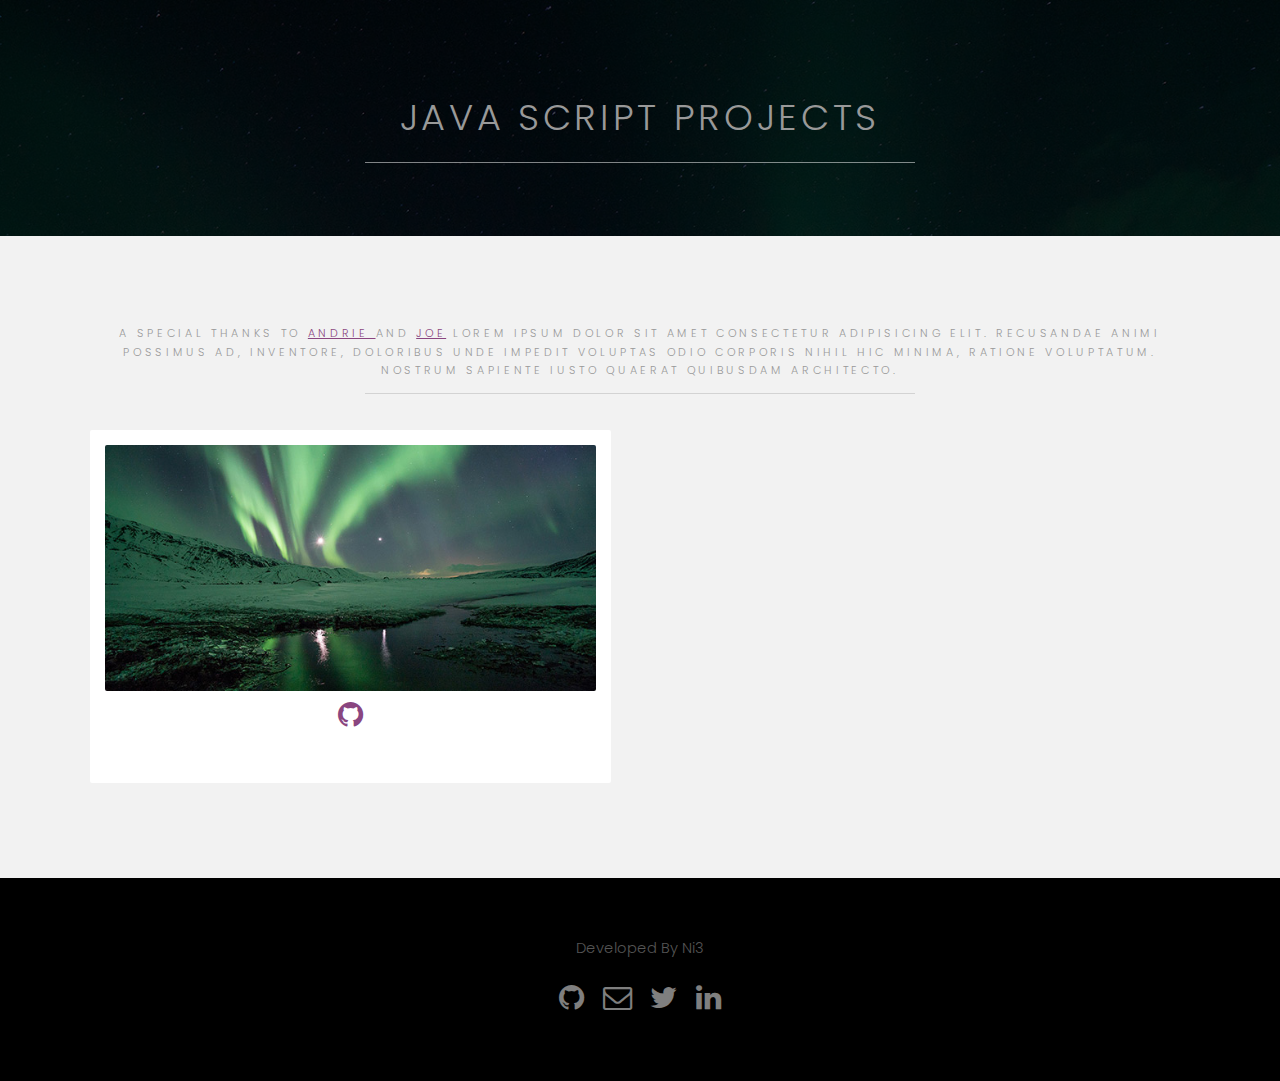
<file: index.html>
<!DOCTYPE HTML>
<!--
	Hielo by TEMPLATED
	templated.co @templatedco
	Released for free under the Creative Commons Attribution 3.0 license (templated.co/license)
-->
<html>

<head>
	<title>Hielo by TEMPLATED</title>
	<meta charset="utf-8" />
	<meta name="viewport" content="width=device-width, initial-scale=1" />
	<link rel="stylesheet" href="assets/css/main.css" />
</head>

<body>

	<!-- Header -->
	<!-- <header id="header" class="alt">
				<div class="logo"><a href="index.html">Hielo <span>by TEMPLATED</span></a></div>
				<a href="#menu">Menu</a>
			</header> -->

	<!-- Nav -->
	<!-- <nav id="menu">
		<ul class="links">
			<li><a href="index.html">Home</a></li>
			<li><a href="generic.html">Generic</a></li>
			<li><a href="elements.html">Elements</a></li>
		</ul>
	</nav> -->

	<!-- Banner -->

	<!-- <section class="banner full" >
                <a href = "Infinite-Scroll/index.html">
				<article>
					<img src="images/slide01.jpg" alt="" />
					<div class="inner">
						<header>
							<p>A free responsive web site template by <a href="https://templated.co">TEMPLATED</a></p>
							<h2>Hielo</h2>
						</header>
					</div>
				</article>
				<article>
					<img src="images/slide02.jpg" alt="" />
					<div class="inner">
						<header>
							<p>Lorem ipsum dolor sit amet nullam feugiat</p>
							<h2>Magna etiam</h2>
						</header>
					</div>
				</article>
				<article>
					<img src="images/slide03.jpg"  alt="" />
					<div class="inner">
						<header>
							<p>Sed cursus aliuam veroeros lorem ipsum nullam</p>
							<h2>Tempus dolor</h2>
						</header>
					</div>
				</article>
				<article>
					<img src="images/slide04.jpg"  alt="" />
					<div class="inner">
						<header>
							<p>Adipiscing lorem ipsum feugiat sed phasellus consequat</p>
							<h2>Etiam feugiat</h2>
						</header>
					</div>
				</article>
				<article>
					<img src="images/slide05.jpg"  alt="" />
					<div class="inner">
						<header>
							<p>Ipsum dolor sed magna veroeros lorem ipsum</p>
							<h2>Lorem adipiscing</h2>
						</header>
					</div>
                </article>
            </a>
			</section> -->


	<!-- One -->
	<!-- <section id="one" class="wrapper style2">
				<div class="inner">
					<div class="grid-style">

						<div>
							<div class="box">
								<div class="image fit">
									<img src="images/pic02.jpg" alt="" />
								</div>
								<div class="content">
									<header class="align-center">
										<p>maecenas sapien feugiat ex purus</p>
										<h2>Lorem ipsum dolor</h2>
									</header>
									<p> Cras aliquet urna ut sapien tincidunt, quis malesuada elit facilisis. Vestibulum sit amet tortor velit. Nam elementum nibh a libero pharetra elementum. Maecenas feugiat ex purus, quis volutpat lacus placerat malesuada.</p>
									<footer class="align-center">
										<a href="#" class="button alt">Learn More</a>
									</footer>
								</div>
							</div>
						</div>

						<div>
							<div class="box">
								<div class="image fit">
									<img src="images/pic03.jpg" alt="" />
								</div>
								<div class="content">
									<header class="align-center">
										<p>mattis elementum sapien pretium tellus</p>
										<h2>Vestibulum sit amet</h2>
									</header>
									<p> Cras aliquet urna ut sapien tincidunt, quis malesuada elit facilisis. Vestibulum sit amet tortor velit. Nam elementum nibh a libero pharetra elementum. Maecenas feugiat ex purus, quis volutpat lacus placerat malesuada.</p>
									<footer class="align-center">
										<a href="#" class="button alt">Learn More</a>
									</footer>
								</div>
							</div>
						</div>

					</div>
				</div>
			</section> -->

	<!-- Two -->
	<section id="two" class="wrapper style3">
		<div class="inner">
			<header class="align-center">
				<p>Java Script Projects</p>
				<h2></h2>
			</header>
		</div>
	</section>

	<!-- Three -->
	<section id="three" class="wrapper style2">
		<div class="inner">
			<header class="align-center">
				<p class="special">A Special Thanks to <a href="#">Andrie </a> and <a href="#">Joe</a> Lorem ipsum dolor
					sit amet consectetur adipisicing elit. Recusandae animi possimus ad, inventore, doloribus unde
					impedit voluptas odio corporis nihil hic minima, ratione voluptatum. Nostrum sapiente iusto quaerat
					quibusdam architecto.</p>
				<!-- <h2>Developed By Ni3</h2> -->
			</header>

			<div class="gallery">

				<div>
					<div class="image fit">
						<a href="#Live1"><img src="images/pic01.jpg" alt="" /></a>
						<ul class="icons">
							<li><a href="#Github1" class="icon fa-github"><span class="label">Github</span></a></li>
						</ul>
					</div>
				</div>

		
		</div>
	</section>


	<!-- Footer -->
	<footer id="footer">
		<div class="container">
			<h1>Developed By Ni3</h1>
			<ul class="icons">
				<li><a href="#" class="icon fa-github"><span class="label">Github</span></a></li>
				<li><a href="#" class="icon fa-envelope-o"><span class="label">Email</span></a></li>
				<li><a href="#" class="icon fa-twitter"><span class="label">Twitter</span></a></li>
				<!-- <li><a href="#" class="icon fa-facebook"><span class="label">Facebook</span></a></li>
				<li><a href="#" class="icon fa-instagram"><span class="label">Instagram</span></a></li> -->
				<li><a href="#" class="icon fa-linkedin"><span class="label">Linkedin</span></a></li>
			</ul>
		</div>
		<!-- <div class="copyright">
			&copy; Untitled. All rights reserved.
		</div> -->
	</footer>

	<!-- Scripts -->
	<script src="assets/js/jquery.min.js"></script>
	<script src="assets/js/jquery.scrollex.min.js"></script>
	<script src="assets/js/skel.min.js"></script>
	<script src="assets/js/util.js"></script>
	<script src="assets/js/main.js"></script>

</body>

</html>
</file>
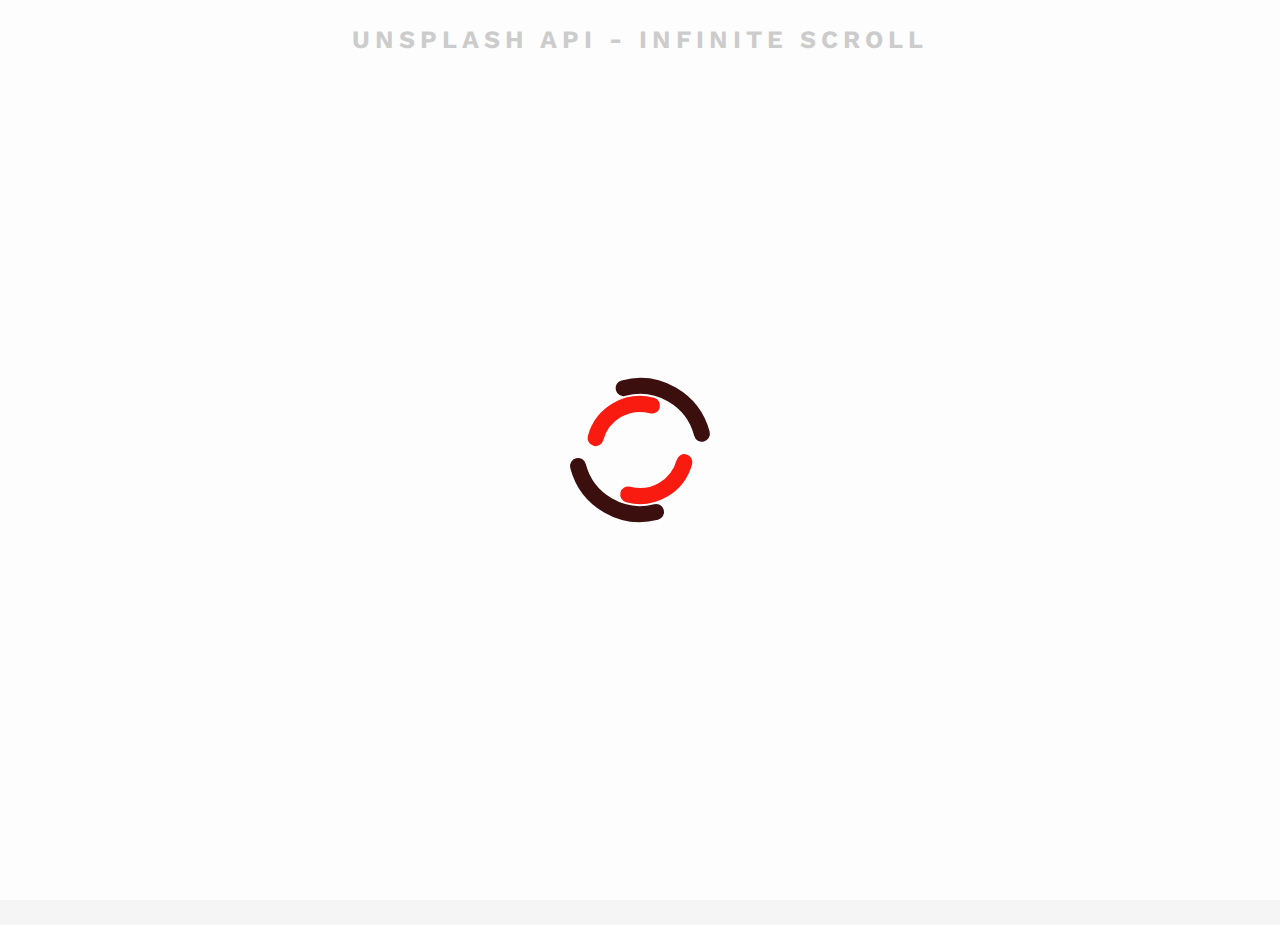
<file: Infinite-Scroll/index.html>
<!DOCTYPE html>
<html lang="en">
<head>
    <meta charset="UTF-8">
    <meta name="viewport" content="width=device-width, initial-scale=1.0">
    <title>Infinite Scroll</title>
    <link rel="icon" type="images/png" href="/resources/favi/favicon.ico">
    <link rel="stylesheet" href="https://cdnjs.cloudflare.com/ajax/libs/font-awesome/5.15.1/css/all.min.css"/>
    <link rel="stylesheet" href="style.css">
</head>
<body>
    <!-- Title -->
    <h1> UNSPLASH API - INFINITE SCROLL</h1>

    <!-- Loader  -->
    <div class="loader" id="loader" >
        <img src="resources/svg/loader.svg" alt="Loading">
    </div>
    <!-- Image Container  -->

    <div class="image-container" id="image-container">
    </div>

  <!-- Script  -->
  <script src = "script.js" ></script>

</body>
</html>
</file>
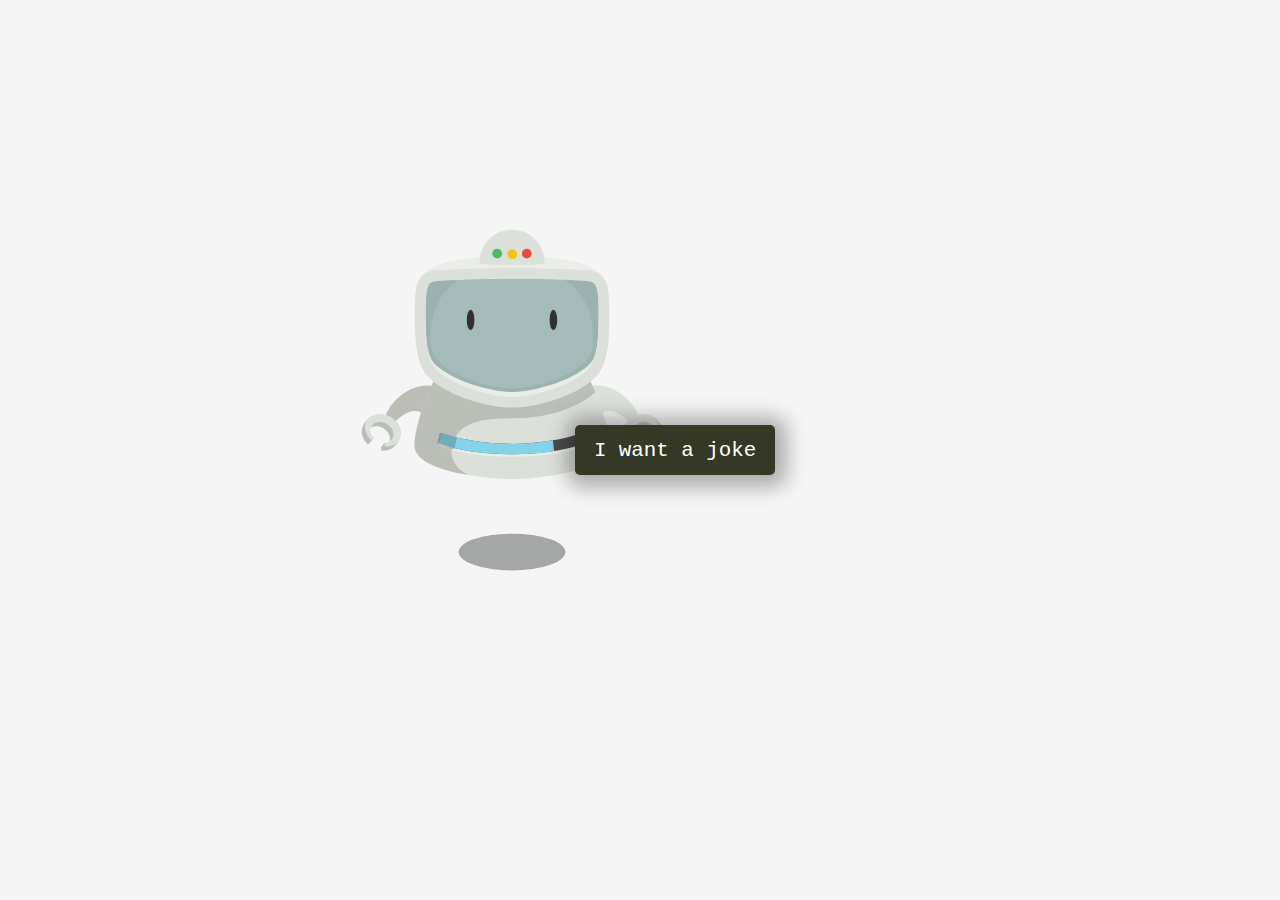
<file: Jobot- Joke Teller Robo/index.html>
<!DOCTYPE html>
<html lang="en">

<head>
    <meta charset="UTF-8">
    <meta name="viewport" content="width=device-width, initial-scale=1.0">
    <title>Jobot - Joke Robot</title>
    <link rel="icon" type="images/png" href="https://raw.githubusercontent.com/ni3silra/Quote-Generator/main/resources/favi/favicon.ico">
     <link rel="stylesheet" href="style.css">
</head>

<body>

    <div class="container">
        <button id="button">I want a joke</button>
        <audio hidden id="audio" controls></audio>
    </div>
<div class="robot"><svg version="1.1" xmlns="http://www.w3.org/2000/svg">
            <g id="hover">
                <ellipse id="shadow_2_" opacity="0.4" fill="#2C3332" cx="300" cy="703.375" rx="88.971" ry="30.625"></ellipse>
            </g>
            <g id="arms">
                <g id="left">
                    <path id="arm_1_" fill="#BABEB7" d="M183.975,430.936c-50.27-21.595-96.437,29.654-96.132,54.383
                c0.06,4.868,7.836,11.424,11.509,7.079c12.145-14.369,36.979-35.733,55.676-16.486
                C156.498,477.423,189.086,433.132,183.975,430.936z"></path>
                    <g id="hand_1_">
                        <path id="shadow" fill="#BABEB7" d="M63.712,520.545l5.657-7.071c0,0-11.453-8.997-9.402-12.554
                    c4.469-7.751,15.935-9.515,25.612-3.936c9.676,5.579,13.898,16.385,9.43,24.136c-1.736,3.013-7.363,0.091-7.363,0.091
                    l-5.657,7.071l0.058,6.027c8.473,0.83,16.454-1.564,21.692-6.847c1.235-1.245,6.329-7.287,7.229-8.85
                    c1.826-3.166-7.579-26.607-18.73-33.036c-8.361-4.82-31.172-5.074-31.172-5.074s-5.691,5.814-8.805,11.216
                    c-5.77,10.006-2.253,23.271,7.678,32.486L63.712,520.545z"></path>
                        <path id="top" fill="#DCE0DA" d="M69.37,513.474c-5.443-5.817-7.202-13.631-3.746-19.625c4.469-7.751,15.935-9.514,25.612-3.935
                    c9.676,5.578,13.899,16.385,9.43,24.135c-2.575,4.468-7.478,6.932-13.02,7.162l0.058,6.027
                    c10.471,1.026,20.192-2.873,24.911-11.06c6.976-12.099,0.385-28.965-14.719-37.673c-15.104-8.708-33.002-5.957-39.977,6.142
                    c-5.769,10.007-2.253,23.271,7.679,32.486L69.37,513.474z"></path>
                    </g>
                </g>
                <g id="right">
                    <path id="arm" fill="#DCE0DA" d="M416.025,430.936c50.27-21.595,96.437,29.654,96.131,54.383
                c-0.059,4.868-7.836,11.424-11.509,7.079c-12.145-14.369-36.979-35.733-55.676-16.486
                C443.502,477.423,410.914,433.132,416.025,430.936z"></path>
                    <g id="hand">
                        <path id="shadow_1_" fill="#BABEB7" d="M536.287,520.545l-5.656-7.071c0,0,11.453-8.997,9.402-12.554
                    c-4.469-7.751-15.936-9.515-25.612-3.936s-13.898,16.385-9.43,24.136c1.736,3.013,7.362,0.091,7.362,0.091l5.657,7.071
                    l-0.058,6.027c-8.474,0.83-16.455-1.564-21.692-6.847c-1.235-1.245-6.329-7.287-7.229-8.85
                    c-1.826-3.166,7.578-26.607,18.73-33.036c8.361-4.82,31.172-5.074,31.172-5.074s5.691,5.814,8.805,11.216
                    c5.77,10.006,2.253,23.271-7.678,32.486L536.287,520.545z"></path>
                        <path id="top_1_" fill="#DCE0DA" d="M530.631,513.474c5.443-5.817,7.201-13.631,3.745-19.625
                    c-4.469-7.751-15.935-9.514-25.612-3.935c-9.676,5.578-13.898,16.385-9.43,24.135c2.575,4.468,7.479,6.932,13.02,7.162
                    l-0.058,6.027c-10.472,1.026-20.192-2.873-24.911-11.06c-6.975-12.099-0.385-28.965,14.72-37.673s33.003-5.957,39.978,6.142
                    c5.769,10.007,2.252,23.271-7.68,32.486L530.631,513.474z"></path>
                    </g>
                </g>
            </g>
            <g id="body">
                <g id="chassie">
                    <g id="base">
                        <path fill="#DCE0DA" d="M137.424,525.622c0-47.887,60.669-219.342,162.576-219.342c101.907,0,162.576,171.854,162.576,219.342
                    c0,47.489-137.88,56.438-162.576,56.438C275.303,582.06,137.424,573.511,137.424,525.622z"></path>
                    </g>
                    <g id="highlight">
                        <defs>
                            <path id="SVGID_1_" d="M137.424,525.622c0-47.887,60.669-219.342,162.576-219.342c101.907,0,162.576,171.854,162.576,219.342
                        c0,47.489-137.88,56.438-162.576,56.438C275.303,582.06,137.424,573.511,137.424,525.622z"></path>
                        </defs>
                        <clipPath id="SVGID_2_">
                            <use xlink:href="#SVGID_1_" overflow="visible"></use>
                        </clipPath>
                        <path clip-path="url(#SVGID_2_)" fill="#BABEB7" d="M455.667,419c0,0-38.299,61.503-156.983,61.503
                    c-67.685,0-86.351,14.831-96.684,39.164S203.368,588,298.684,588s1.816,21.923,1.816,21.923s-198.833-42.589-198.833-43.589
                    s54.333-215,54.333-215L455.667,419z"></path>
                    </g>
                </g>
                <g id="progress-indicator">
                    <g id="divet">
                        <path id="highlight-bottom" fill="#EAECE8" d="M425.182,524.775l-4.682-21.211c0,0-48.18,19.563-120.34,19.563
                    s-120.82-19.079-120.82-19.079l-4.542,20.636c0,0,37.523,20.052,125.363,20.052S425.182,524.775,425.182,524.775z"></path>
                        <path id="divet-bottom" fill="#4C4C4C" d="M420.682,521.823l-4.514-16.654c0,0-46.447,17.959-116.014,17.959
                    c-69.566,0-116.477-17.551-116.477-17.551l-4.379,16.159c0,0,36.174,18.597,120.856,18.597
                    C384.837,540.333,420.682,521.823,420.682,521.823z"></path>
                        <polygon id="shadow-right_1_" fill="#BABEB7" points="416.168,505.169 420.5,503.564 425.182,524.775 420.682,521.823 			"></polygon>
                        <polygon id="shadow-left" fill="#8F918D" points="183.677,505.577 179.34,504.049 174.797,524.685 179.297,521.736 			"></polygon>
                        <path id="shadow-bottom" fill="#BABEB7" d="M204.738,530.305l-5.786,2.959c0,0-8.125-2.072-14.702-4.556
                    s-9.453-4.023-9.453-4.023l4.5-2.948c0,0,4.039,2.192,11.313,4.463S204.738,530.305,204.738,530.305z"></path>
                    </g>
                    <g id="completed">
                        <path id="blue" fill="#84D3E8" d="M300.154,523.128c-69.566,0-116.477-17.551-116.477-17.551l-4.379,16.159
                    c0,0,36.174,18.597,120.856,18.597c28.812,0,51.965-2.144,69.983-4.971l-1.808-18.073
                    C349.822,520.518,326.67,523.128,300.154,523.128z"></path>
                        <path id="blue-shadow" fill="#6DADBC" d="M208.568,512.712c-15.682-3.741-24.93-7.135-24.93-7.135l-4.437,16.159
                    c0,0,8.037,4.175,25.537,8.568C205.625,524.125,206,520.875,208.568,512.712z"></path>
                    </g>
                </g>
            </g>

            <g id="head">
                <g id="face">
                    <path id="screen-shadow" fill="#9AB2B0" d="M418.268,235.276C377.932,233.144,327.52,232,300.003,232
                c-27.517,0-77.766,1.144-118.102,3.276c-34.071,1.801-41.222,17.035-41.222,69.742s3.15,88.311,24.65,107.819
                c35.831,32.511,101.258,47.829,134.673,47.829c33.832,0,99.06-15.318,134.891-47.829c21.5-19.508,24.758-55.112,24.758-107.819
                S452.338,237.078,418.268,235.276z"></path>
                    <path id="screen" fill="#A4BCB9" d="M164.381,353.965c0,55.225,107.043,76.693,135.619,76.693
                c28.576,0,135.618-21.469,135.618-76.693c0-100.027-60.717-123.293-135.618-123.293
                C225.101,230.671,164.381,253.938,164.381,353.965z"></path>
                    <path id="case_x5F_shadow" fill="#EAECE8" d="M300,239c27.54,0,78.739,1.16,119.383,3.309c15.837,0.837,18.06,4.715,19.388,7.032
                c5.026,8.771,5.671,29.167,5.671,45.955c0,49.954-0.156,81.738-16.287,96.374c-31.639,28.708-96.014,44.997-128.154,44.997
                c-32.048,0-95.295-16.289-126.934-44.997c-16.039-14.552-17.176-46.356-17.176-96.374c0-16.825,0.638-37.258,5.614-46
                c1.395-2.45,3.503-6.153,19.279-6.987C221.426,240.16,272.541,239,300,239 M300,210.5c-80.5,0-160.11,7.167-160.11,60.795
                S141.095,385.151,162.971,405C199.429,438.08,266,453.666,300,453.666c34.424,0,100.792-15.586,137.25-48.666
                c21.876-19.849,23.191-80.076,23.191-133.705S380.5,210.5,300,210.5z"></path>
                    <path id="case" fill="#DCE0DA" d="M300,248c27.54,0,78.739,1.16,119.383,3.309c15.837,0.837,18.06,4.715,19.388,7.032
                c5.026,8.771,5.671,29.167,5.671,45.955c0,49.954-3.156,81.738-19.287,96.374c-31.639,28.708-93.014,43.997-125.154,43.997
                c-32.048,0-93.295-15.289-124.934-43.997c-16.039-14.552-19.176-46.356-19.176-96.374c0-16.825,0.638-37.258,5.614-46
                c1.395-2.45,3.503-6.153,19.279-6.987C221.426,249.16,272.541,248,300,248 M300,230c-27.999,0-79.126,1.164-120.167,3.333
                c-34.667,1.833-41.943,17.333-41.943,70.962s3.205,89.856,25.081,109.705C199.429,447.08,266,462.666,300,462.666
                c34.424,0,100.792-15.586,137.25-48.666c21.876-19.849,25.191-56.076,25.191-109.705s-7.441-69.129-42.108-70.962
                C379.292,231.164,327.998,230,300,230L300,230z"></path>
                </g>
                <g id="eyes">
                    <ellipse id="left_1_" fill="#2C3332" cx="231" cy="316.667" rx="6.333" ry="17"></ellipse>
                    <ellipse id="right_1_" fill="#2C3332" cx="369" cy="316.667" rx="6.334" ry="17"></ellipse>
                </g>
                <g id="indicators">
                    <path id="mount" fill="#DCE0DA" d="M354.333,220.333c0-29.916-24.252-54.167-54.167-54.167c-29.916,0-54.167,24.251-54.167,54.167
                c0,4.667,24.251,4.667,54.167,4.667C330.081,225,354.333,225,354.333,220.333z"></path>
                    <g id="leds">
                        <circle id="yellow" fill="#F0C419" cx="300.418" cy="207" r="8.084"></circle>
                        <circle id="red" fill="#E64C3C" cx="324.67" cy="206" r="8.084"></circle>
                        <circle id="green" fill="#4EBA64" cx="275.33" cy="206" r="8.083"></circle>
                    </g>
                </g>
            </g>
        </svg></div> 

    <script src="voice.js"></script>
    <script src="script.js"></script>
</body>

</html>
</file>
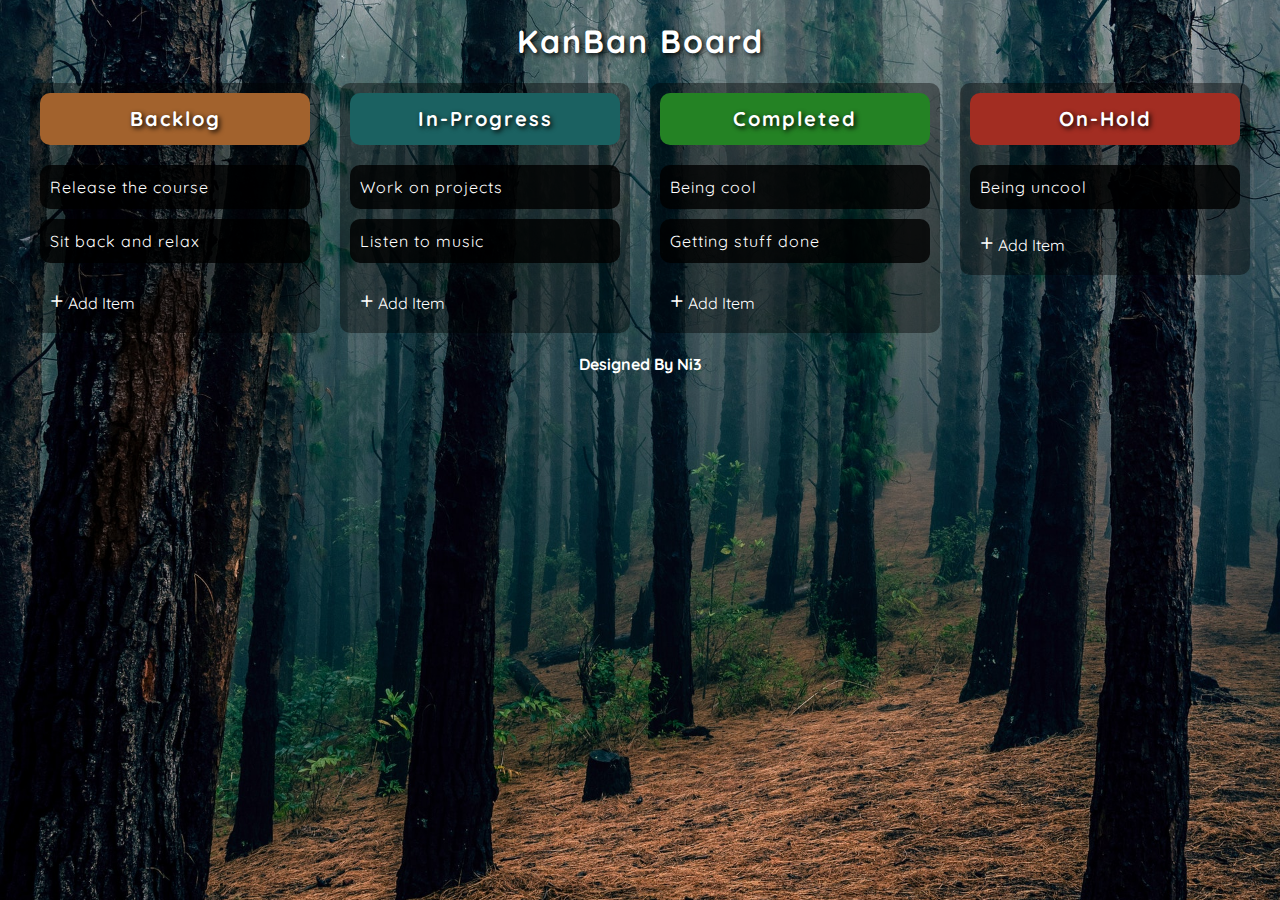
<file: KanBan Board/index.html>
<!DOCTYPE html>
<html lang="en">

<head>
    <meta charset="UTF-8">
    <meta name="viewport" content="width=device-width, initial-scale=1.0">
    <title>Drag and Drop</title>
    <link rel="icon" type="image/png" href="favicon.png">
    <link rel="stylesheet" href="style.css">
</head>

<body>
    <h1 class="main-title">KanBan Board</h1>

    <div class="drag-container">
        <ul class="drag-list">
            <!-- BackLog Column -->
            <li class="drag-column backlog-column">
                <span class="header">
                    <h1>Backlog</h1>
                </span>
                <!-- BackLog Content -->
                <div id="backlog-content" class="custom-scroll">
                    <ul class="drag-item-list" id="backlog-list" ondrop="drop(event)" ondragover="allowDrop(event)"
                        ondragenter="onDragEnter(0)">
                    </ul>
                </div>
                <!-- Add Button Group -->
                <div class="add-btn-group">
                    <div class="add-btn" onclick="showInputBox(0)">
                        <span class="plus-sign">+</span>
                        <span>Add Item</span>
                    </div>
                    <div class="add-btn solid" onclick="hideInputBox(0)">
                        <span>Save Item</span>
                    </div>
                </div>
                <div class="add-container">
                    <div class="add-item" contenteditable="true"></div>
                </div>
            </li>

            <!-- Progress Column -->
            <li class="drag-column progress-column">
                <span class="header">
                    <h1>In-Progress</h1>
                </span>
                <!-- Progress Content -->
                <div id="progress-content" class="custom-scroll">
                    <ul class="drag-item-list" id="progress-list" ondrop="drop(event)" ondragover="allowDrop(event)"
                        ondragenter="onDragEnter(1)">

                    </ul>
                </div>
                <!-- Add Button Group -->
                <div class="add-btn-group">
                    <div class="add-btn" onclick="showInputBox(1)">
                        <span class="plus-sign">+</span>
                        <span>Add Item</span>
                    </div>
                    <div class="add-btn solid" onclick="hideInputBox(1)">
                        <span>Save Item</span>
                    </div>
                </div>
                <div class="add-container">
                    <div class="add-item" contenteditable="true"></div>
                </div>
            </li>

            <!--Complete Column -->
            <li class="drag-column complete-column">
                <span class="header">
                    <h1>Completed</h1>
                </span>
                <!-- Complete Content -->
                <div id="complete-content" class="custom-scroll">
                    <ul class="drag-item-list" id="complete-list" ondrop="drop(event)" ondragover="allowDrop(event)"
                        ondragenter="onDragEnter(2)">

                    </ul>
                </div>
                <!-- Add Button Group -->
                <div class="add-btn-group">
                    <div class="add-btn" onclick="showInputBox(2)">
                        <span class="plus-sign">+</span>
                        <span class="">Add Item</span>
                    </div>
                    <div class="add-btn solid" onclick="hideInputBox(2)">
                        <span>Save Item</span>
                    </div>
                </div>
                <div class="add-container">
                    <div class="add-item" contenteditable="true"></div>
                </div>
            </li>

            <!-- on-hold Column -->
            <li class="drag-column on-hold-column">
                <span class="header">
                    <h1>On-Hold</h1>
                </span>
                <!-- on-hold Content -->
                <div id="on-hold-content" class="custom-scroll">
                    <ul class="drag-item-list" id="on-hold-list" ondrop="drop(event)" ondragover="allowDrop(event)"
                        ondragenter="onDragEnter(3)">
                        ]
                    </ul>
                </div>
                <!-- Add Button Group -->
                <div class="add-btn-group">
                    <div class="add-btn" onclick="showInputBox(3)">
                        <span class="plus-sign">+</span>
                        <span>Add Item</span>
                    </div>
                    <div class="add-btn solid" onclick="hideInputBox(3)">
                        <span>Save Item</span>
                    </div>
                </div>
                <div class="add-container">
                    <div class="add-item" contenteditable="true"></div>
                </div>
            </li>
        </ul>
    </div>



    <div class="footer" style="transform-origin: bottom;">
        <h4 class="footer-title" style="align-items: stretch;">Designed By Ni3</h4>
      </div>
   



    <!-- Script -->
    <script src="script.js"></script>
</body>

</html>
</file>
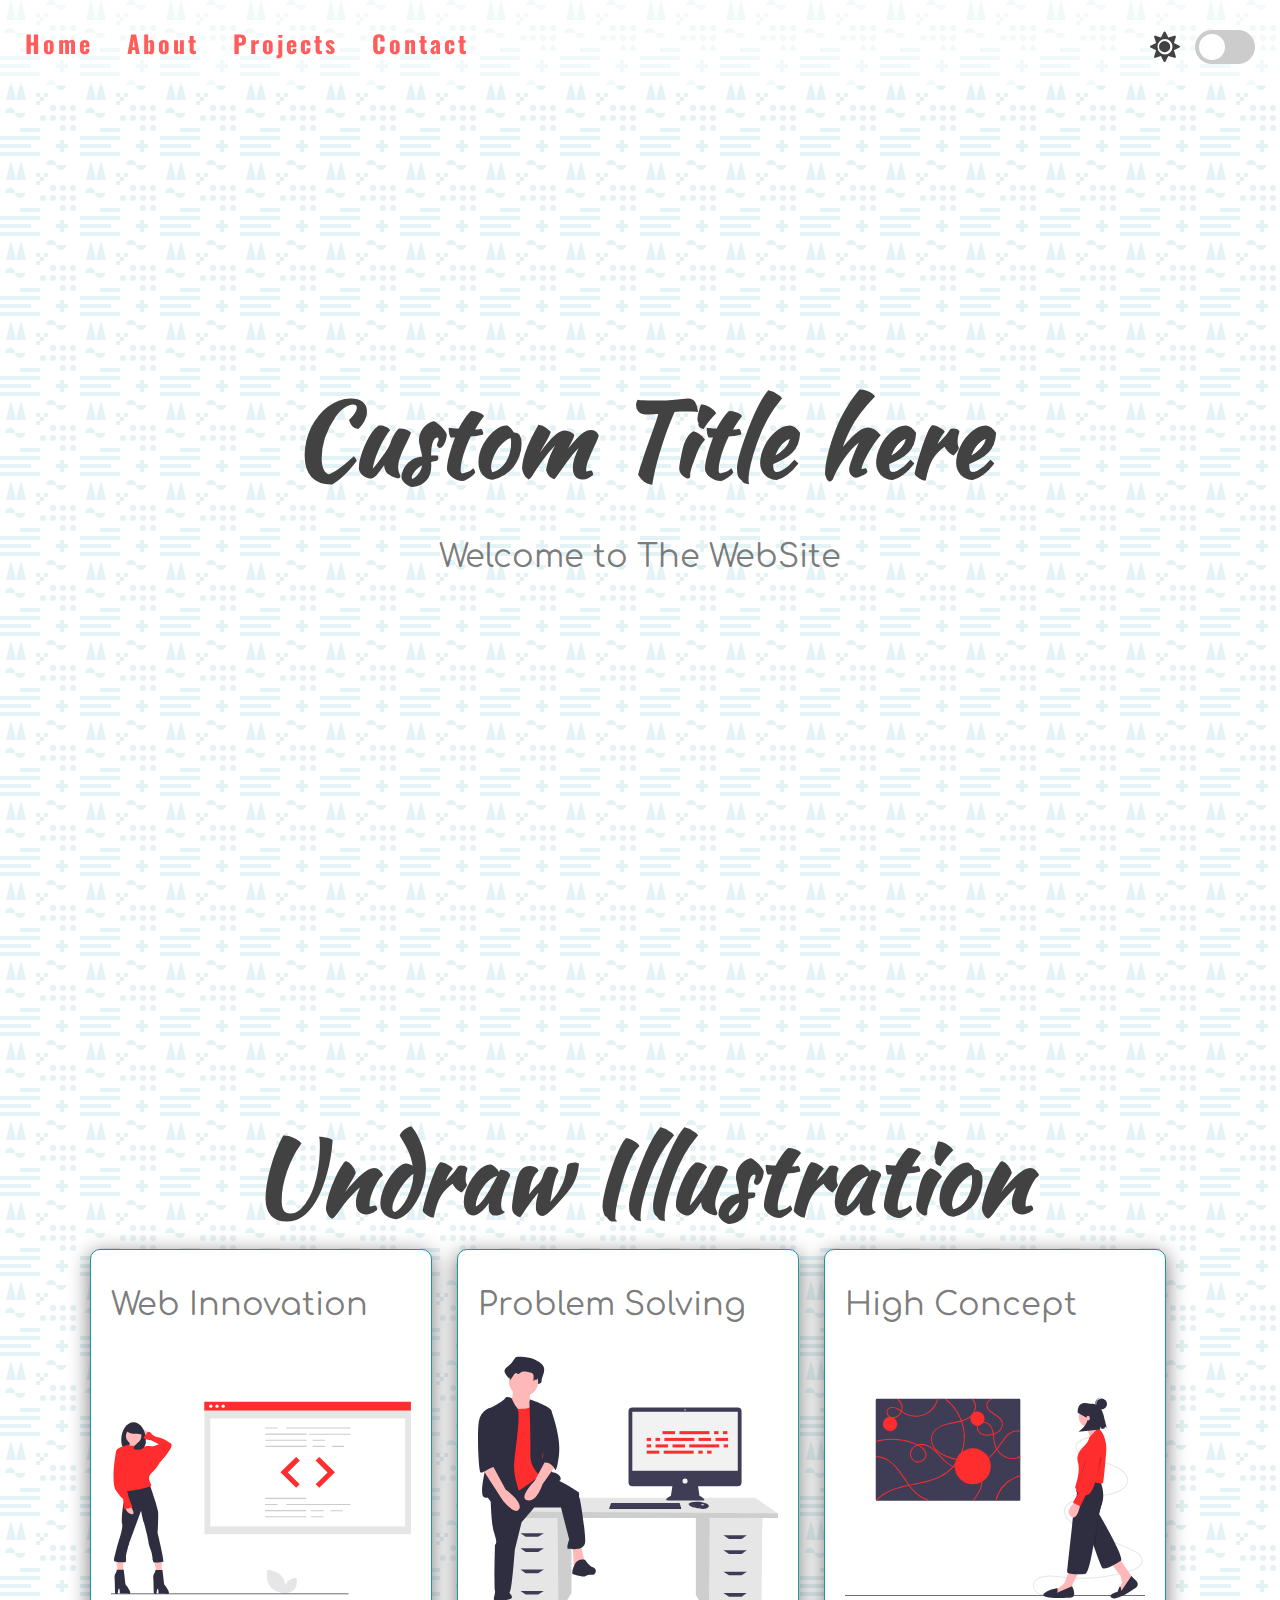
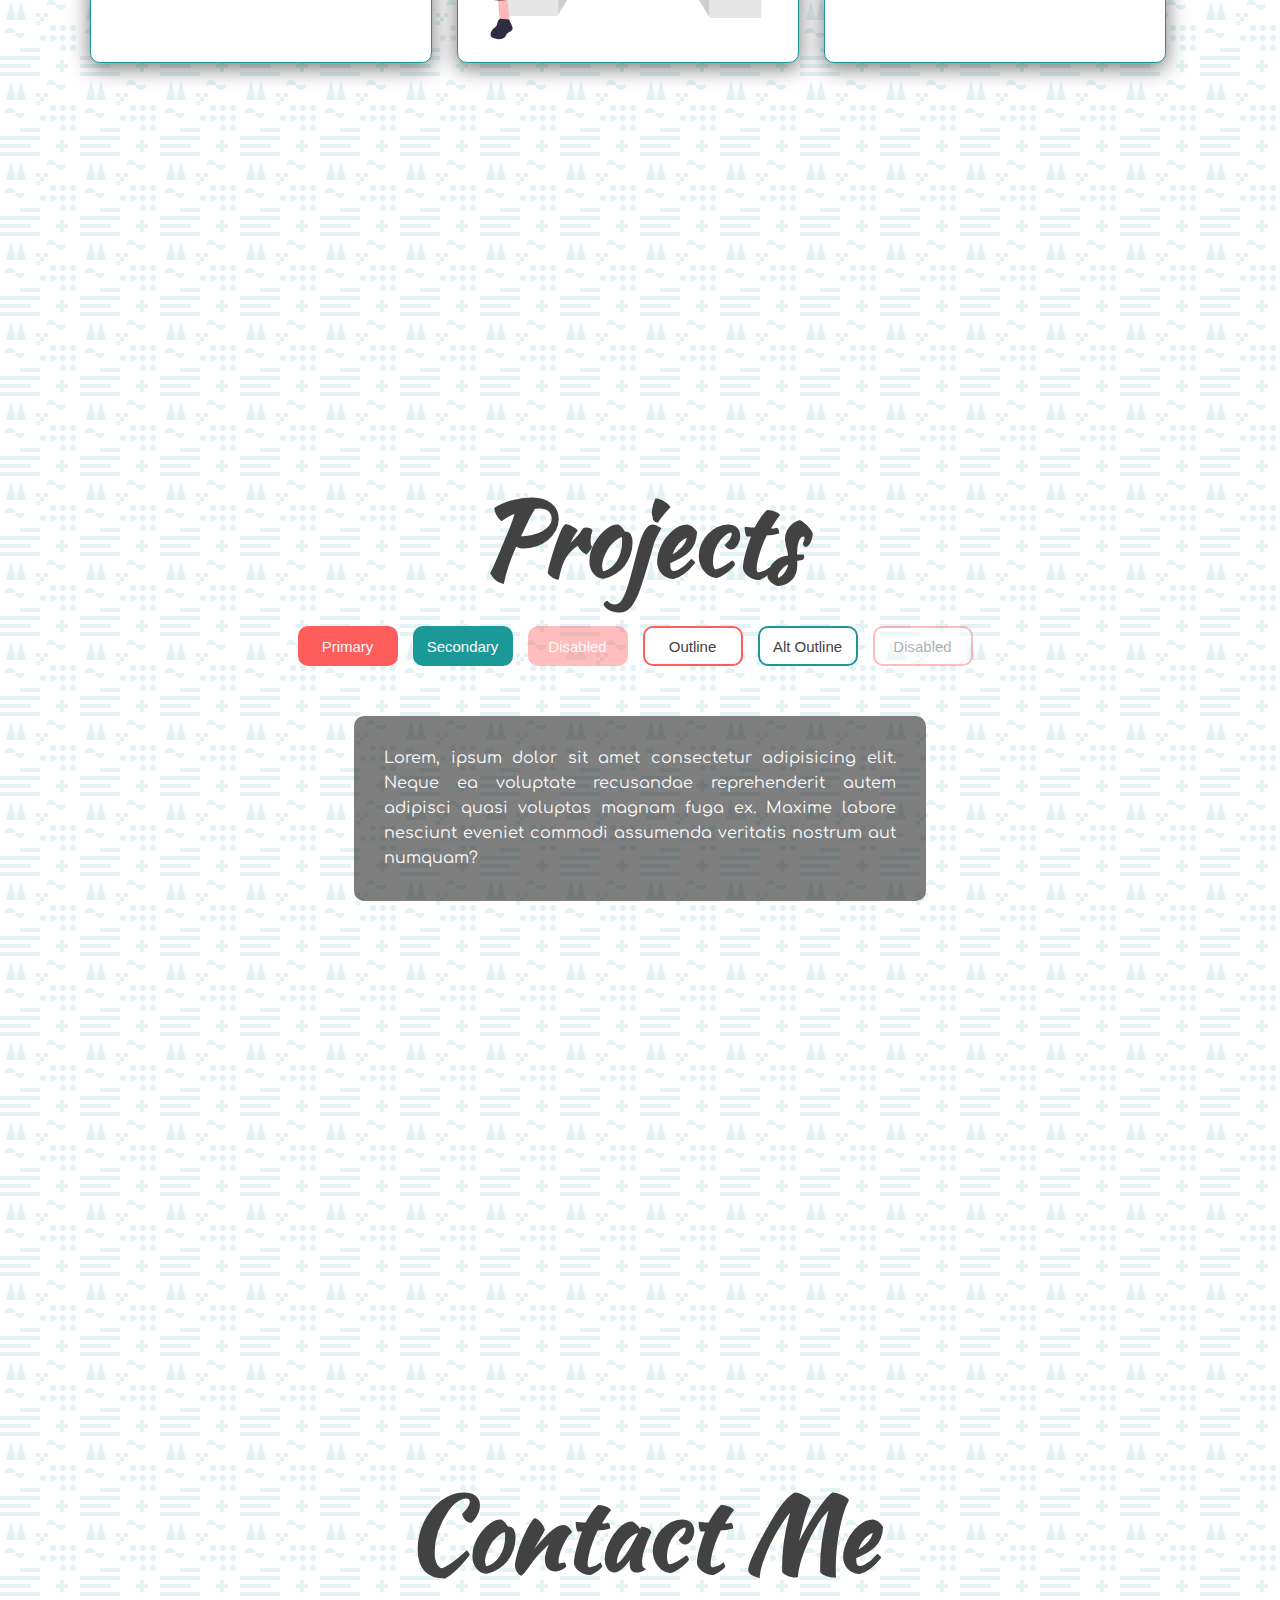
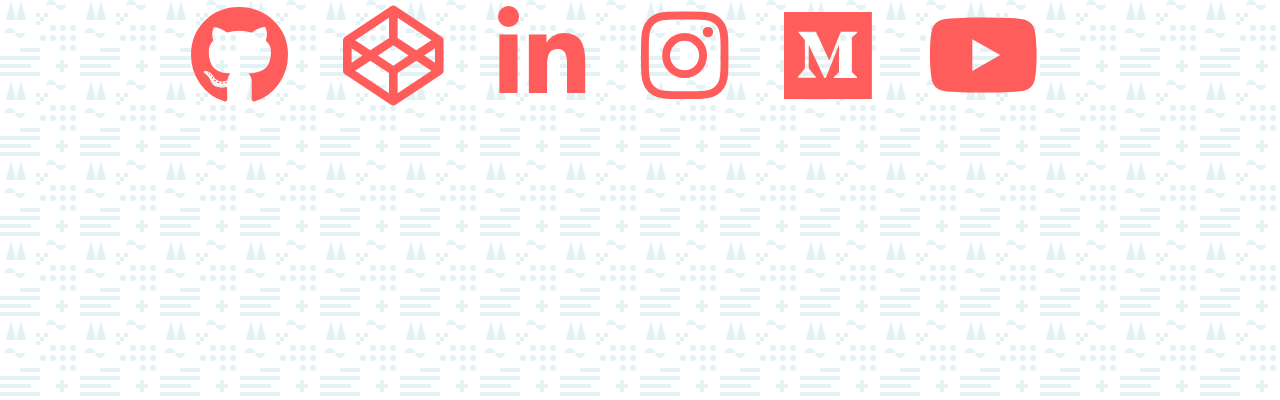
<file: Light-Dark-Mode/index.html>
<!DOCTYPE html>
<html lang="en">
<head>
    <meta charset="UTF-8">
    <meta name="viewport" content="width=device-width, initial-scale=1.0">
    <title>Light and Dark Mode</title>
    <link rel="icon" type="image/png" href="favicon.png">
    <link rel="stylesheet" href="https://cdnjs.cloudflare.com/ajax/libs/font-awesome/5.10.2/css/all.min.css"/>
    <link rel="stylesheet" href="style.css">
</head>
<body>
    <!-- DarkMode Swith  -->
    <div class="theme-switch-wrapper">
        <span id="toggle-icon">
                <i class="fas fa-sun"></i>
            </span>
            <label class="theme-switch">
                <input type="checkbox">
                <div class="slider round"></div>
            </label>
    </div>
    <!-- Navigation Section -->
    <nav id="nav">
        <a href="#home">Home</a>
        <a href="#about">About</a>
        <a href="#projects">Projects</a>
        <a href="#contact">Contact</a>
    </nav>
    <!--Home Section-->
    <section id="home">
        <div class="title-group">
            <h1>Custom Title here</h1>
            <h2>Welcome to The WebSite</h2>
        </div>
    </section>
      <!--About Section-->
      <section id="about">
            <h1>Undraw Illustration</h1>
            <div class="about-container">
                <div class="image-container">
                <h2>Web Innovation</h2>
                <img src="img/image1_light.svg" alt="Web Innovation" id = "image1">
           </div>
            <div class="image-container">
                <h2>Problem Solving</h2>
                <img src="img/image2_light.svg" alt="Problem Solving" id = "image2">
            </div>
            <div class="image-container">
                <h2>High Concept</h2>
                <img src="img/image3_light.svg" alt="High Concept" id = "image3">
            </div>
        </div>
    </section>
      <!--Projects Section-->
      <section id="projects">
         <h1>Projects</h1>
         <div class="buttons">
             <button class="primary">Primary</button>
             <button class="secondary">Secondary</button>
             <button class="primary" disabled>Disabled</button>
             <button class="outline">Outline</button>
             <button class="secondary outline">Alt Outline</button>
             <button class="outline" disabled>Disabled</button>
         </div>
         <div class="text-box" id="text-box">
             <p>Lorem, ipsum dolor sit amet consectetur adipisicing elit. Neque ea voluptate recusandae reprehenderit autem adipisci quasi voluptas magnam fuga ex. Maxime labore nesciunt eveniet commodi assumenda veritatis nostrum aut numquam?</p>
         </div>
    </section>
      <!--Contact Section-->
      <section id="contact">
        <h1>Contact Me</h1>
        <div class="social-icons">
            <i class="fab fa-github"></i>
            <i class="fab fa-codepen"></i>
            <i class="fab fa-linkedin-in"></i>
            <i class="fab fa-instagram"></i>
            <i class="fab fa-medium"></i>
            <i class="fab fa-youtube"></i>
        </div>
      </Section>
    <!-- Script -->
    <script src="script.js"></script>
</body>
</html>
</file>
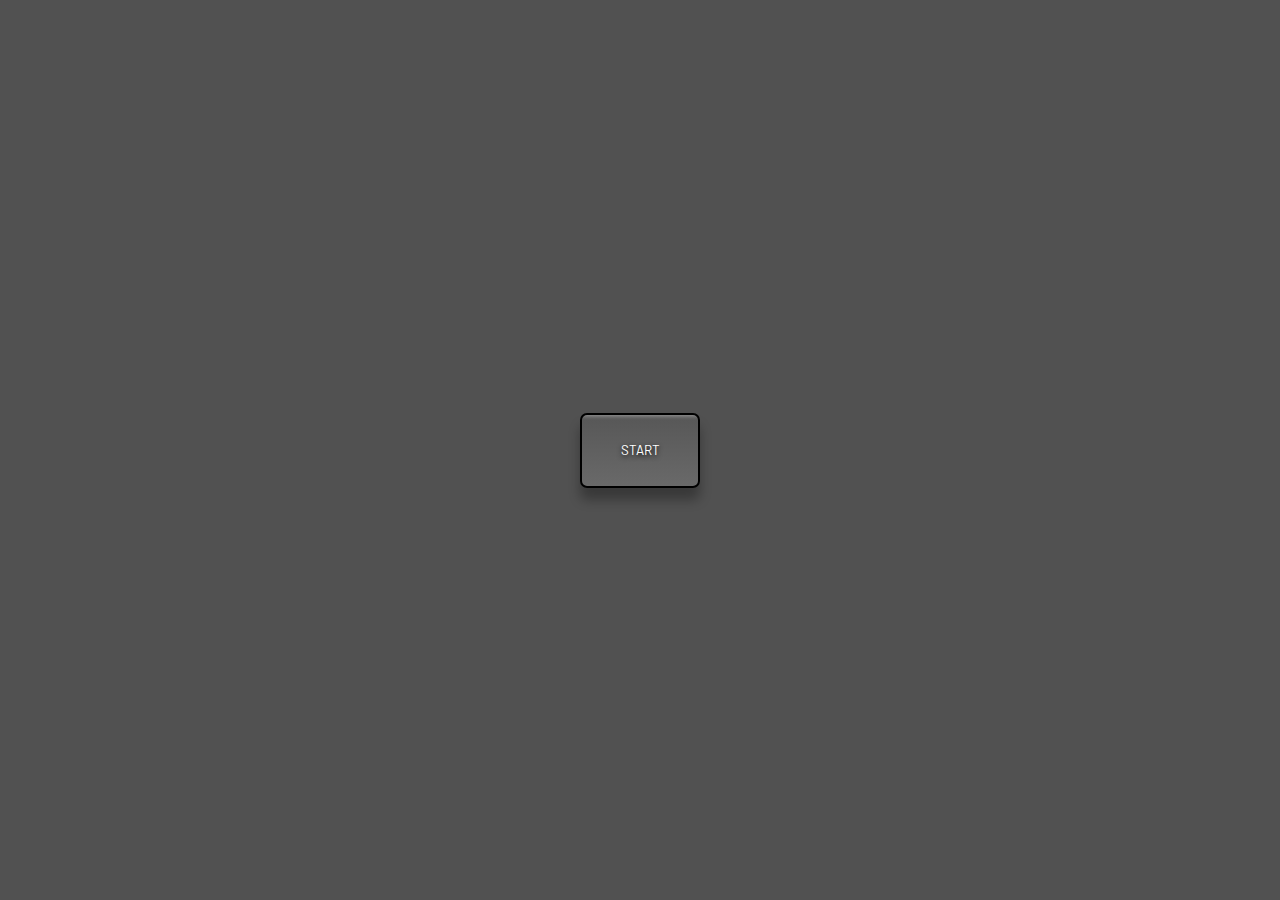
<file: Picture-In-Picture/index.html>
<!DOCTYPE html>
<html lang="en">
<head>
    <meta charset="UTF-8">
    <meta name="viewport" content="width=device-width, initial-scale=1.0">
    <title>Picure in Picture</title>
    <link rel="icon" type="images/png" href="/resources/favi/favicon.ico">
    <link rel="stylesheet" href="https://cdnjs.cloudflare.com/ajax/libs/font-awesome/5.15.1/css/all.min.css" integrity="sha512-+4zCK9k+qNFUR5X+cKL9EIR+ZOhtIloNl9GIKS57V1MyNsYpYcUrUeQc9vNfzsWfV28IaLL3i96P9sdNyeRssA==" crossorigin="anonymous" />
    <link rel="stylesheet" href="style.css">
</head>
<body>

    <!-- Video -->
    <video id="video" controls height="360" width="640" hidden></video>

    <!-- Button -->
    <div class="button-continer">
        <button id="button">START</button>
    </div>
    <!-- Script  -->
    <script src = "script.js" >
        
    </script>
</body>
</html>
</file>
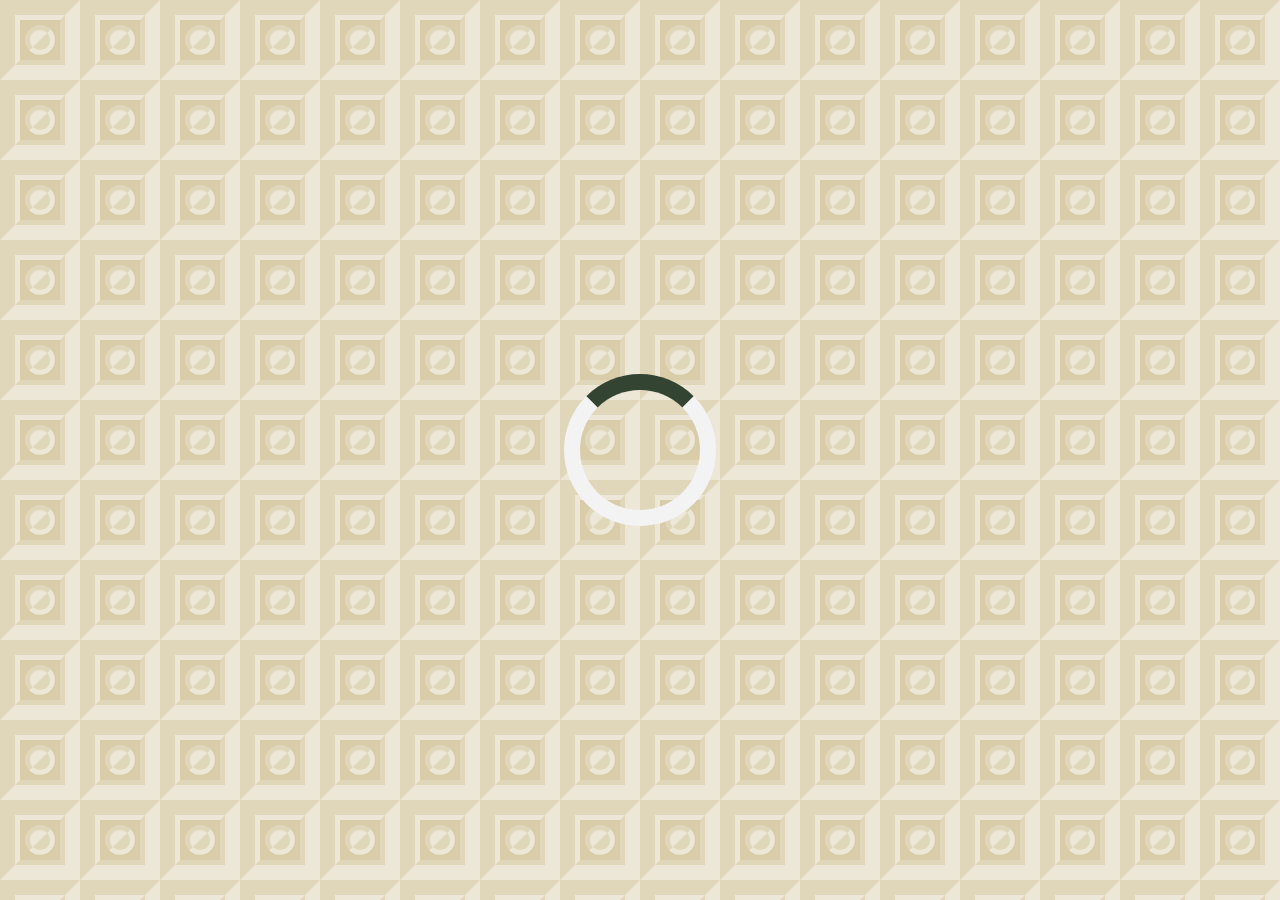
<file: Quote_Generator/index.html>
<!DOCTYPE html>
<html lang="en">
<head>
    <meta charset="UTF-8">
    <meta name="viewport" content="width=device-width, initial-scale=1.0">
    <title>Quote Generator</title>
    <link rel="icon" type="images/png" href="https://raw.githubusercontent.com/ni3silra/Quote-Generator/main/resources/favi/favicon.ico">
    <link rel="stylesheet" href="https://cdnjs.cloudflare.com/ajax/libs/font-awesome/5.15.1/css/all.min.css"/>
    <link rel="stylesheet" href="style.css">
</head>
<body>
    <!-- div -->
    <div class="quote-container" id="quote-container" >
        <!-- Quote -->
        <div class="quote-text">
            <!-- icon -->
            <i class="fas fa-quote-left"></i>
            <span id="quote"></span>
        </div>
          <!-- Author -->
          <div class="quote-author">
              <span id="id-quote-author"></span>
          </div>
           <!-- Button -->
           <div class="button-container">
         <button class="previous-button" id = "get-previous-quote" size = "0.2rem" disabled>Previous</button>    
         <button class="twitter-button" id = "twitter" title="Tweet This!" autofocus> <i class="fab fa-twitter"></i></button>
        <button class="new-quote-button" id = "new-quote">Generate</button>    
        </div>
    </div>
    <!-- Loader -->
<div class="loader" id="loader" hidden=true></div>

    <!-- Script  -->
    <script src = "script.js" ></script>

    <!-- <div class="footer">
        <a href = 'https://github.com/ni3silra/Quote-Generator'>© 2020 Ni3silra</a>
      </div> -->
</body>
</html>
</file>
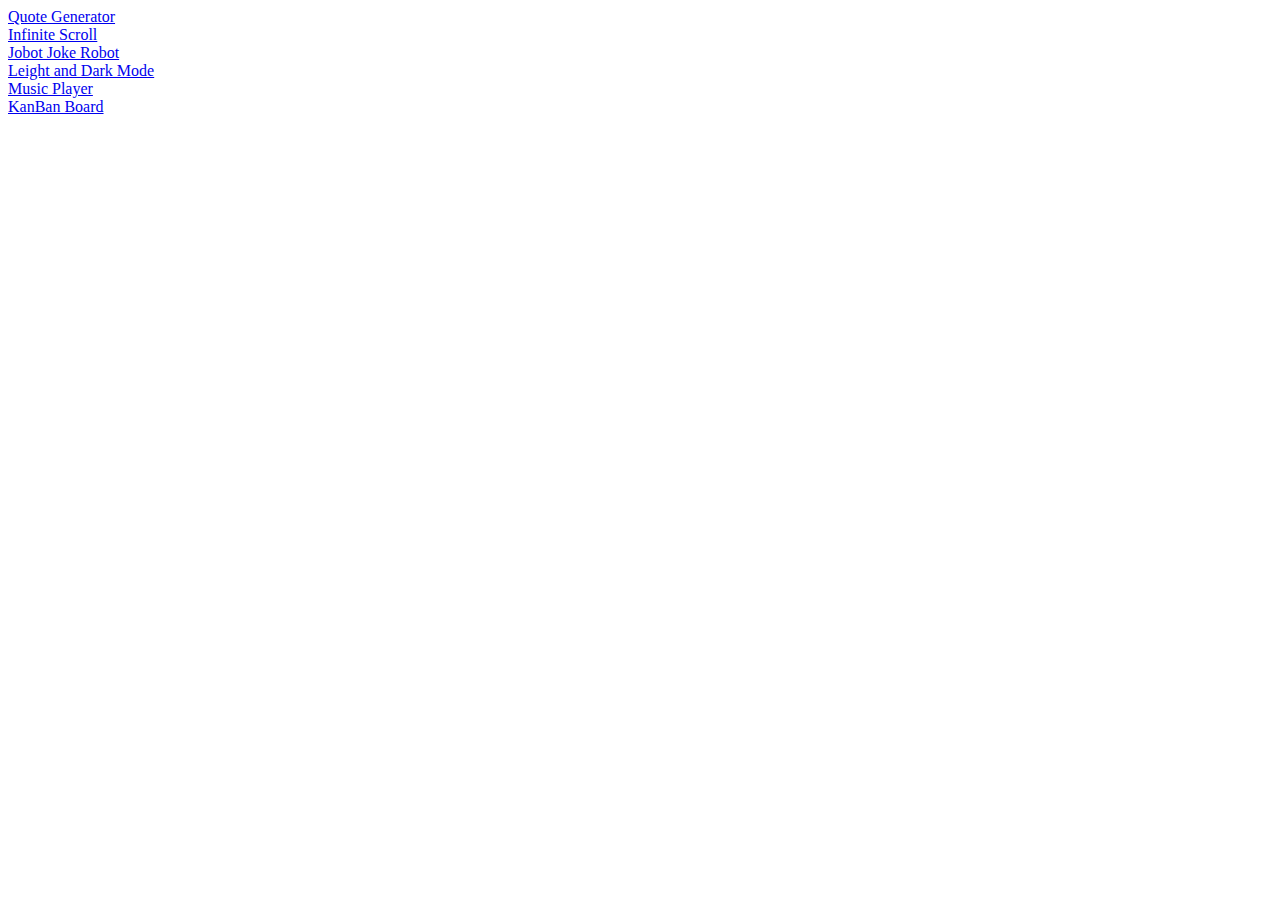
<file: index2.html>
<!DOCTYPE html>
<html>

<head>

    <title>Java Script Projects</title>

</head>

<body>


    <a href="Quote_Generator/index.html">Quote Generator</a><br>
    <a href="Infinite-Scroll/index.html">Infinite Scroll</a><br>
    <a href="Jobot- Joke Teller Robo/index.html">Jobot Joke Robot</a><br>
    <a href="Light-Dark-Mode/index.html">Leight and Dark Mode</a><br>
    <a href="Music-Player/index.html">Music Player</a><br>
    <a href="KanBan Board/index.html">KanBan Board</a><br>


</body>

</html>
</file>
<file: Infinite-Scroll/style.css>
@import url('https://fonts.googleapis.com/css2?family=Major+Mono+Display&family=Work+Sans&display=swap');
    
    html {
    box-sizing: border-box;
    }
    
    body{
        margin: 0;
        min-height: 100vh;
        background:whitesmoke;
        /* font-family: 'Major Mono Display', monospace; */
        font-family: 'Work Sans', sans-serif;
    }

    h1 {
        text-align: center;
        margin-top: 25px;
        margin-bottom: 15px;
        font-size: 25px;
        letter-spacing: 5px;
    }

    .loader {
        position: fixed;
        left: 0;
        right: 0;
        top: 0;
        bottom: 0;
        background: rgba(255, 255, 255, 0.8);
    }

    .loader img {
        position: fixed;
        top: 50%;
        left: 50%;
        transform: translate(-50%,-50%);
    }

    .image-container {
        margin: 10px 30%;
    }

    .image-container img {
        width: 100%;
        margin-top: 5px;
    }

    @media screen and (max-width : 600px) {
        h1 {
            font-size: 15px;
        }
        .image-container {
            margin:10px;
        }
    }
</file>
<file: Jobot- Joke Teller Robo/style.css>
html {
  box-sizing: border-box;
}

body {
  margin: 0;
  background-color: whitesmoke;
}

.container {
  height: 100vh;
  width: 100vw;
  display: flex;
  justify-content: center;
  align-items: center;
  flex-direction: column;
}

button {
  z-index: 1;
  margin-left: 70px;
  cursor: pointer;
  outline: none;
  width: 200px;
  height: 50px;
  font-family: "Courier New", Courier, monospace;
  font-size: 1.3rem;
  color: white;
  background: #353825;
  border: none;
  border-radius: 5px;
  box-shadow: 2px 2px 20px 10px rgba(2, 2, 1, 0.3);
}

button:hover {
  filter: brightness(110%);
}

button:active {
  transform: scale(0.98);
}

button:disabled {
  cursor: default;
  filter: brightness(50%);
}

.robot svg {
  position: absolute;
  top: 50%;
  left: 40%;
  display: block;
  margin: 0 auto;
  margin-left: -300px;
  transform: scale(0.6) translate(0, -100%);
  transform-origin: center;
  height: 800px;
  width: 600px;
}

.credit {
  position: absolute;
  bottom: 0;
  left: 0;
  width: 100%;
  text-align: center;
  color: rgba(255, 255, 255, 0.3);
}

.credit a {
  color: rgba(255, 255, 255, 0.6);
}

@-webkit-keyframes robot_bounce {
  0% {
    transform: translateY(80px);
  }

  100% {
    transform: translateY(30px);
  }
}

@keyframes robot_bounce {
  0% {
    transform: translateY(80px);
  }

  100% {
    transform: translateY(30px);
  }
}

@-webkit-keyframes shadow {
  0% {
    transform: scale(1.5, 1.2);
  }

  100% {
    transform: scale(1, 1);
  }
}

@keyframes shadow {
  0% {
    transform: scale(1.5, 1.2);
    opacity: 0.4;
  }

  100% {
    transform: scale(1, 1);
    opacity: 0.2;
  }
}

@-webkit-keyframes arms_bounce_left {
  0% {
    transform: rotate(0deg);
  }

  100% {
    transform: rotate(-15deg);
  }
}

@keyframes arms_bounce_left {
  0% {
    transform: rotate(0deg);
  }

  100% {
    transform: rotate(-15deg);
  }
}

@-webkit-keyframes arms_bounce_right {
  0% {
    transform: rotate(0deg);
  }

  100% {
    transform: rotate(15deg);
  }
}

@keyframes arms_bounce_right {
  0% {
    transform: rotate(0deg);
  }

  100% {
    transform: rotate(15deg);
  }
}

@-webkit-keyframes eyes_blink {
  0% {
    transform: scale(1, 1);
  }

  90% {
    transform: scale(1, 1);
  }

  95% {
    transform: scale(0.8, 0);
  }

  100% {
    transform: scale(1, 1);
  }
}

@keyframes eyes_blink {
  0% {
    transform: scale(1, 1);
  }

  90% {
    transform: scale(1, 1);
  }

  95% {
    transform: scale(0.8, 0);
  }

  100% {
    transform: scale(1, 1);
  }
}

#body {
  animation: robot_bounce 1.1s ease-in-out 0s infinite alternate;
}

#head {
  animation: robot_bounce 1.1s ease-in-out 0.05s infinite alternate;
}

#arms {
  animation: robot_bounce 1.1s ease-in-out 0.1s infinite alternate;
}

#arms #left {
  transform-origin: center right;
  animation: arms_bounce_left 1.1s ease-in-out 0s infinite alternate;
}

#arms #right {
  transform-origin: center left;
  animation: arms_bounce_right 1.1s ease-in-out 0s infinite alternate;
}

#eyes ellipse {
  transform-origin: center center;
  animation: eyes_blink 2s ease-out 0s infinite alternate;
}

#hover ellipse {
  transform-origin: center center;
  animation: shadow 1.1s ease-in-out 0s infinite alternate;
}

@media screen and (max-width: 700px) {
  .robot svg {
    left: 50%;
  }

  button {
    margin-left: 0;
  }
}
</file>
<file: KanBan Board/style.css>
/* Trees Image - Pexels: https://www.pexels.com/photo/photo-of-trees-in-forest-3801030/ */
@import url("https://fonts.googleapis.com/css?family=Quicksand&display=swap");

html {
  box-sizing: border-box;
}

:root {
  --column-1: #a2622d;
  --column-2: #1b6161;
  --column-3: #248224;
  --column-4: #a22d22;
}

body {
  margin: 0;
  background: url("./trees.jpg");
  background-size: cover;
  background-position: 50% 60%;
  background-attachment: fixed;
  color: white;
  font-family: Quicksand, sans-serif;
  overflow-y: hidden;
}

h1 {
  letter-spacing: 2px;
  text-shadow: 2px 2px 5px black;
}

.main-title {
  text-align: center;
  font-size: 3rem;
}

.footer-title {
  text-align: center ; 
  font-size: 1rem;
}

ul {
  list-style-type: none;
  margin: 0;
  padding: 0;
}

.drag-container {
  margin: 20px;
}

.drag-list {
  display: flex;
  align-items: flex-start;
}

/* Columns */
.drag-column {
  flex:1;
  margin: 0 10px;
  position: relative;
  background-color: rgba(0, 0, 0, 0.4);
  border-radius: 10px;
  overflow-x: hidden;
}

.backlog-column .header,
.backlog-column .solid,
.backlog-column .solid:hover,
.backlog-column .over {
  background-color: var(--column-1);
}

.progress-column .header,
.progress-column .solid,
.progress-column .solid:hover,
.progress-column .over {
  background-color: var(--column-2);
}

.complete-column .header,
.complete-column .solid,
.complete-column .solid:hover,
.complete-column .over {
  background-color: var(--column-3);
}

.on-hold-column .header,
.on-hold-column .solid,
.on-hold-column .solid:hover,
.on-hold-column .over {
  background-color: var(--column-4);
}

/* Custom Scrollbar */
.custom-scroll {
  overflow-y: auto;
  max-height: 57vh;
}

.custom-scroll::-webkit-scrollbar-track {
  box-shadow: inset 0 0 6px rgba(0, 0, 0, 0.4);
  border-radius: 10px;
  background-color: rgba(255, 255, 255, 0.3);
  margin-right: 5px;
}

.custom-scroll::-webkit-scrollbar {
  width: 10px;
}

.custom-scroll::-webkit-scrollbar-thumb {
  border-radius: 10px;
  box-shadow: inset 0 0 6px rgba(0, 0, 0, 0.3);
  background-color: rgba(0, 0, 0, 0.8);
}

.header {
  display: flex;
  justify-content: center;
  border-radius: 10px;
  margin: 10px;
}

.header h1 {
  font-size: 1.25rem;
}

/* Drag and Drop */
.over {
  padding: 50px 10px;
}

.drag-item-list {
  min-height: 50px;
}

.drag-item {
  margin: 10px;
  padding: 10px;
  height: fit-content;
  background-color: rgba(0, 0, 0, 0.8);
  border-radius: 10px;
  line-height: 1.5rem;
  letter-spacing: 1px;
  cursor: pointer;
}

.drag-item:focus {
  outline: none;
  background-color: white;
  color: black;
}

/* Add Button Group */
.add-btn-group {
  display: flex;
  justify-content: space-between;
}

.add-btn {
  margin: 10px;
  padding: 5px 10px;
  display: flex;
  align-items: center;
  cursor: pointer;
  width: fit-content;
  border-radius: 5px;
  transition: all 0.3s ease-in;
  user-select: none;
}

.add-btn:hover {
  background-color: rgba(255, 255, 255, 0.9);
  color: black;
}

.add-btn:active {
  transform: scale(0.97);
}

.solid {
  display: none;
}

.solid:hover {
  transition: unset;
  filter: brightness(95%);
  color: white;
}

.plus-sign {
  font-size: 1.5rem;
  margin-right: 5px;
  position: relative;
  top: -3px;
}

.add-container {
  margin: 10px;
  padding: 5px 10px;
  border-radius: 10px;
  background-color: rgba(255, 255, 255, 0.9);
  min-height: 100px;
  display: none;
}

.add-item {
  width: 100%;
  min-height: 100px;
  height: auto;
  background-color: white;
  border-radius: 10px;
  margin: 5px auto;
  resize: none;
  color: black;
  padding: 10px;
}

.add-item:focus {
  outline: none;
}

/* Media Query: Laptop */
@media screen and (max-width: 1800px) {
  .main-title {
    font-size: 2rem;
  }
}

/* Media Query: Large Smartphone (Vertical) */
@media screen and (max-width: 600px) {
  body {
    overflow-y: auto;
  }

  .drag-container {
    margin: 0;
  }

  .drag-list {
    display: block;
  }

  .drag-column {
    margin: 10px;
  }
}


.footer {
  position: relative;
  left: 0;
  bottom: 0;
  width: 100%;
  color: white;
  text-align: center;
}
</file>
<file: Light-Dark-Mode/style.css>
@import url('https://fonts.googleapis.com/css2?family=Comfortaa&family=Kaushan+Script&family=Oswald&display=swap');

:root {
  --primary-color: rgb(255, 92, 92);
  --primary-variant: #ff2d2d;
  --secondary-color: #1b9999;
  --on-primary: rgb(250, 250, 250);
  --on-background: rgb(66, 66, 66);
  --on-background-alt: rgba(66, 66, 66, 0.7);
  --background: rgb(255, 255, 255);
  --box-shadow: 0 5px 20px 1px rgba(0, 0, 0, 0.5);
}

[data-theme="dark"] {
  --primary-color: rgb(150, 65, 255);
  --primary-variant: #6c63ff;
  --secondary-color: #03dac5;
  --on-primary: #000;
  --on-background: rgba(255, 255, 255, 0.9);
  --on-background-alt: rgba(255, 255, 255, 0.7);
  --background: #121212;
}

html {
  box-sizing: border-box;
  scroll-behavior: smooth;
}

body {
  font-family: Comfortaa, cursive;
  margin: 0;
  color : var(--on-background);
  background-color: var(--background);
background-image: url("data:image/svg+xml,%3Csvg xmlns='http://www.w3.org/2000/svg' width='80' height='80' viewBox='0 0 80 80'%3E%3Cg fill='%23a4d6de' fill-opacity='0.3'%3E%3Cpath fill-rule='evenodd' d='M11 0l5 20H6l5-20zm42 31a3 3 0 1 0 0-6 3 3 0 0 0 0 6zM0 72h40v4H0v-4zm0-8h31v4H0v-4zm20-16h20v4H20v-4zM0 56h40v4H0v-4zm63-25a3 3 0 1 0 0-6 3 3 0 0 0 0 6zm10 0a3 3 0 1 0 0-6 3 3 0 0 0 0 6zM53 41a3 3 0 1 0 0-6 3 3 0 0 0 0 6zm10 0a3 3 0 1 0 0-6 3 3 0 0 0 0 6zm10 0a3 3 0 1 0 0-6 3 3 0 0 0 0 6zm-30 0a3 3 0 1 0 0-6 3 3 0 0 0 0 6zm-28-8a5 5 0 0 0-10 0h10zm10 0a5 5 0 0 1-10 0h10zM56 5a5 5 0 0 0-10 0h10zm10 0a5 5 0 0 1-10 0h10zm-3 46a3 3 0 1 0 0-6 3 3 0 0 0 0 6zm10 0a3 3 0 1 0 0-6 3 3 0 0 0 0 6zM21 0l5 20H16l5-20zm43 64v-4h-4v4h-4v4h4v4h4v-4h4v-4h-4zM36 13h4v4h-4v-4zm4 4h4v4h-4v-4zm-4 4h4v4h-4v-4zm8-8h4v4h-4v-4z'/%3E%3C/g%3E%3C/svg%3E");
}

section {
  min-height: 100vh;
  display: flex;
  justify-content: center;
  align-items: center;
  flex-direction: column;
}

h1 {
  font-family: Kaushan Script, cursive;
  font-size: 100px;
  margin-bottom: 0;
}

h2 {
  color: var(--on-background-alt);
  font-size: 32px;
  font-weight: normal;
}

/* Navigation */
nav {
  font-family: oswald,sans-serif;
  z-index: 10;
  position: fixed;
  font-size: 24px;
  letter-spacing: 3px;
  padding: 25px;
  width: 100vw;
  background: rgb(255 255 255 / 50%);
}

a {
  margin-right: 25px;
  color: var(--primary-color);
  text-decoration: none;
  border-bottom: 3px solid transparent;
  font-weight: bold;
}

a:hover,
a:focus {
  color: var(--on-background);
  border-bottom: 3px solid;
}

/* Home Section */
.title-group {
  text-align: center;
}

/* About Section */
.about-container {
  display: flex;
}

.image-container {
  border: 1px solid var(--secondary-color);
  border-radius: 10px;
  padding: 10px 20px;
  margin-right: 25px;
  width: auto;
  background: var(--background);
  box-shadow: var(--box-shadow);
}

img {
  height: 300px;
  width: 300px;
}

/* Projects Section */
.buttons {
  margin-top: 15px;
  margin-bottom: 50px;
}

button {
  min-width: 100px;
  height: 40px;
  cursor: pointer;
  border-radius: 10px;
  margin-right: 10px;
  border: 2px solid var(--primary-color);
  font-size: 15px;
  outline: none;
}

button:disabled {
  opacity: 0.4;
  cursor: default;
}

button:hover:not(.outline) {
  filter: brightness(110%);
}

.primary {
  background: var(--primary-color);
  color: var(--on-primary);
}

.secondary {
  border: 2px solid var(--secondary-color);
}

.secondary,
.secondary:hover,
.outline.secondary:hover {
  background: var(--secondary-color);
  color: var(--on-primary);
}

.outline {
  background: var(--background);
  color: var(--on-background);
}

.outline:hover {
  background: var(--primary-color);
  color: var(--on-primary);
}

.text-box {
  width: 40%;
  text-align: justify;
  background: rgb(0 0 0 / 50%);
  color: var(--on-primary);
  border-radius: 10px;
  padding: 30px;
}

p {
  margin: 0;
  line-height: 25px;
}

/* Contact Section */
.fab {
  font-size: 100px;
  margin-right: 50px;
  cursor: pointer;
  color: var(--primary-color);
}

.fab:hover {
  color: var(--on-background);
}

/* Dark Mode Toggle */
.theme-switch-wrapper {
  display: flex;
  align-items: center;
  z-index: 100;
  position: fixed;
  right: 25px;
  top: 30px;
}

.theme-switch-wrapper span {
  margin-right: 10px;
  font-size: 1rem;
}

.toggle-text {
  position: relative;
  top: -4px;
  right: 5px;
  color: var(--on-background);
}

.theme-switch {
  display: inline-block;
  height: 34px;
  position: relative;
  width: 60px;
}

.theme-switch input {
  display: none;
}

.slider {
  background: #ccc;
  bottom: 0;
  cursor: pointer;
  left: 0;
  position: absolute;
  right: 0;
  top: 0;
  transition: 0.4s;
}

.slider::before {
  background: #fff;
  bottom: 4px;
  content: "";
  height: 26px;
  left: 4px;
  position: absolute;
  transition: 0.4s;
  width: 26px;
}

input:checked + .slider {
  background: var(--primary-color);
}

input:checked + .slider::before {
  transform: translateX(26px);
}

.slider.round {
  border-radius: 34px;
}

.slider.round::before {
  border-radius: 50%;
}

.fas {
  font-size: 30px;
  margin-right: 5px;
}
</file>
<file: Picture-In-Picture/style.css>
@import url('https://fonts.googleapis.com/css2?family=Barlow:ital@1&display=swap');

html {
box-sizing: border-box;
}

body{
    margin: 0;
    min-height: 100vh;
    background:rgba(37, 37, 37, 0.8);
    display: flex;
    justify-content: center;
    align-items: center;
}

.button-container {
    border: 2px solid black;
    padding:10px;
    border-radius: 7px;
    box-shadow: inset 0 20px 4px -19px rgba(255, 255, 255, 0.7);
}

button {
    cursor: pointer;
    outline: none;
    width: 120px;
    height: 75px;
    font-family: 'Barlow', sans-serif;
    color: white;
    text-shadow: 0 2px 5px black;
    background:linear-gradient(to top, #696969,#575757);
    border: 2px solid black;
    border-radius: 7px;
    box-shadow: inset 0 20px 4px -19px rgba(255, 255, 255, 0.4),0 12px 12px 0 rgba(0, 0, 0, 0.3);    
}

button:hover {
    background:linear-gradient(to bottom, #696969,#575757);
    
}

button:active {
    transform: translateY(3px);
    box-shadow: 0 6px 6px 0 rgba(0, 0, 0, 0.3);    

}
</file>
<file: Quote_Generator/style.css>
@import url('https://fonts.googleapis.com/css2?family=Anonymous+Pro&display=swap');

html {
box-sizing: border-box;
}

body{
    margin: 0;
    min-height: 100vh;
    background-color: #d8cca9;
    background-image: url("data:image/svg+xml,%3Csvg xmlns='http://www.w3.org/2000/svg' viewBox='0 0 80 80' width='80' height='80'%3E%3Cg fill='%23ffffff' fill-opacity='0.4'%3E%3Cpath d='M0 0h80v80H0V0zm20 20v40h40V20H20zm20 35a15 15 0 1 1 0-30 15 15 0 0 1 0 30z' opacity='.5'%3E%3C/path%3E%3Cpath d='M15 15h50l-5 5H20v40l-5 5V15zm0 50h50V15L80 0v80H0l15-15zm32.07-32.07l3.54-3.54A15 15 0 0 1 29.4 50.6l3.53-3.53a10 10 0 1 0 14.14-14.14zM32.93 47.07a10 10 0 1 1 14.14-14.14L32.93 47.07z'%3E%3C/path%3E%3C/g%3E%3C/svg%3E");
    color: black;
    font-family: 'Anonymous Pro', monospace;
    font-weight: 700;
    text-align: center;
    display: flex;
    align-items: center;
    justify-content: center;

}

.quote-container {
    width: auto;
    max-width: 900px;
    padding: 20px 30px;
    border-radius: 10px;
    background-color: rgba(255, 255, 225, 0.4);
    box-shadow: 0 10px 10px 10px rgba(0, 0, 0, 0.2);
}

#id-quote-author {
    align-self: center;
}

.quote-text {
    font-size: 2.75rem;
}

.long-quote {
    font-size: 2rem;

}
.fa-quote-left {
    font-size: 4rem;
}

.quote-author {
    margin-top: 15px;
    font-size: 2rem;
    font-weight: 400;
    font-style: italic;
}

.button-container {
    margin-top: 15px;
    display: flex;
    justify-content: space-between;

}

button:hover {
    filter:brightness(125%);
    box-shadow: 0 0.1rem rgba(255, 255, 255, 0.65);
}

.twitter-button:hover {
    color: #38a1f3;
}

.fa-twitter {
    font-size: 1.5rem;
}

button:active {
    transform: translate(0, 0.3rem);
}

button:disabled {
    opacity: 0.8;
    filter:brightness(62%);
    cursor: not-allowed;
    box-shadow: 0 0.1rem rgba(255, 255, 255, 0.65);
}



button {
    cursor: pointer;
    font-size: 1.2rem;
    height: 2.5rem;
    border : none;
    border-radius: 10px;
    color: white;
    background: #333;
    outline: none;
    padding: 0.5rem 1.8rem;
    box-shadow: 0 0.3rem rgba(121, 121, 121, 0.65);
}


/* Footer */

.footer {
    position: fixed;
    left: 0;
    bottom: 0;
    width: 100%;
    background-color: #d8cca9;
    background-image: url("data:image/svg+xml,%3Csvg xmlns='http://www.w3.org/2000/svg' viewBox='0 0 80 80' width='80' height='80'%3E%3Cg fill='%23ffffff' fill-opacity='0.4'%3E%3Cpath d='M0 0h80v80H0V0zm20 20v40h40V20H20zm20 35a15 15 0 1 1 0-30 15 15 0 0 1 0 30z' opacity='.5'%3E%3C/path%3E%3Cpath d='M15 15h50l-5 5H20v40l-5 5V15zm0 50h50V15L80 0v80H0l15-15zm32.07-32.07l3.54-3.54A15 15 0 0 1 29.4 50.6l3.53-3.53a10 10 0 1 0 14.14-14.14zM32.93 47.07a10 10 0 1 1 14.14-14.14L32.93 47.07z'%3E%3C/path%3E%3C/g%3E%3C/svg%3E");
    color: black;
    text-align: center;
  }

/* Loader */

.loader {
    border: 16px solid #f3f3f3; 
    border-top: 16px solid #343;
    border-radius: 50%;
    width: 120px;
    height: 120px;
    animation: spin 2s linear infinite;
  }
  
  @keyframes spin {
    0% { transform: rotate(0deg); }
    100% { transform: rotate(360deg); }
  }

/* Media Query : Tablet or Similar */
@media screen and (max-width: 1000px) {
    .quote-container {
        margin: auto 10px;
    }

    .quote-text {
        font-size: 2.5rem;
    }
}
</file>
<file: assets/css/main.css>
@charset "UTF-8";
@import url(font-awesome.min.css);
@import url("https://fonts.googleapis.com/css?family=Poppins:300,400,500,600,700");

/*
	Hielo by TEMPLATED
	templated.co @templatedco
	Released for free under the Creative Commons Attribution 3.0 license (templated.co/license)
*/

/* Reset */

	html, body, div, span, applet, object, iframe, h1, h2, h3, h4, h5, h6, p, blockquote, pre, a, abbr, acronym, address, big, cite, code, del, dfn, em, img, ins, kbd, q, s, samp, small, strike, strong, sub, sup, tt, var, b, u, i, center, dl, dt, dd, ol, ul, li, fieldset, form, label, legend, table, caption, tbody, tfoot, thead, tr, th, td, article, aside, canvas, details, embed, figure, figcaption, footer, header, hgroup, menu, nav, output, ruby, section, summary, time, mark, audio, video {
		margin: 0;
		padding: 0;
		border: 0;
		font-size: 100%;
		font: inherit;
		vertical-align: baseline;
	}

	article, aside, details, figcaption, figure, footer, header, hgroup, menu, nav, section {
		display: block;
	}

	body {
		line-height: 1;
	}

	ol, ul {
		list-style: none;
	}

	blockquote, q {
		quotes: none;
	}

	blockquote:before, blockquote:after, q:before, q:after {
		content: '';
		content: none;
	}

	table {
		border-collapse: collapse;
		border-spacing: 0;
	}

	body {
		-webkit-text-size-adjust: none;
	}

/* Box Model */

	*, *:before, *:after {
		-moz-box-sizing: border-box;
		-webkit-box-sizing: border-box;
		box-sizing: border-box;
	}

/* Containers */

	.container {
		margin-left: auto;
		margin-right: auto;
	}

	.container.\31 25\25 {
		width: 100%;
		max-width: 100rem;
		min-width: 80rem;
	}

	.container.\37 5\25 {
		width: 60rem;
	}

	.container.\35 0\25 {
		width: 40rem;
	}

	.container.\32 5\25 {
		width: 20rem;
	}

	.container {
		width: 80rem;
	}

	@media screen and (max-width: 1680px) {

		.container.\31 25\25 {
			width: 100%;
			max-width: 100rem;
			min-width: 80rem;
		}

		.container.\37 5\25 {
			width: 60rem;
		}

		.container.\35 0\25 {
			width: 40rem;
		}

		.container.\32 5\25 {
			width: 20rem;
		}

		.container {
			width: 80rem;
		}

	}

	@media screen and (max-width: 1280px) {

		.container.\31 25\25 {
			width: 100%;
			max-width: 81.25rem;
			min-width: 65rem;
		}

		.container.\37 5\25 {
			width: 48.75rem;
		}

		.container.\35 0\25 {
			width: 32.5rem;
		}

		.container.\32 5\25 {
			width: 16.25rem;
		}

		.container {
			width: 65rem;
		}

	}

	@media screen and (max-width: 980px) {

		.container.\31 25\25 {
			width: 100%;
			max-width: 112.5%;
			min-width: 90%;
		}

		.container.\37 5\25 {
			width: 67.5%;
		}

		.container.\35 0\25 {
			width: 45%;
		}

		.container.\32 5\25 {
			width: 22.5%;
		}

		.container {
			width: 90%;
		}

	}

	@media screen and (max-width: 736px) {

		.container.\31 25\25 {
			width: 100%;
			max-width: 112.5%;
			min-width: 90%;
		}

		.container.\37 5\25 {
			width: 67.5%;
		}

		.container.\35 0\25 {
			width: 45%;
		}

		.container.\32 5\25 {
			width: 22.5%;
		}

		.container {
			width: 90% !important;
		}

	}

	@media screen and (max-width: 480px) {

		.container.\31 25\25 {
			width: 100%;
			max-width: 112.5%;
			min-width: 90%;
		}

		.container.\37 5\25 {
			width: 67.5%;
		}

		.container.\35 0\25 {
			width: 45%;
		}

		.container.\32 5\25 {
			width: 22.5%;
		}

		.container {
			width: 90% !important;
		}

	}

/* Grid */

	.row {
		border-bottom: solid 1px transparent;
		-moz-box-sizing: border-box;
		-webkit-box-sizing: border-box;
		box-sizing: border-box;
	}

	.row > * {
		float: left;
		-moz-box-sizing: border-box;
		-webkit-box-sizing: border-box;
		box-sizing: border-box;
	}

	.row:after, .row:before {
		content: '';
		display: block;
		clear: both;
		height: 0;
	}

	.row.uniform > * > :first-child {
		margin-top: 0;
	}

	.row.uniform > * > :last-child {
		margin-bottom: 0;
	}

	.row.\30 \25 > * {
		padding: 0 0 0 0rem;
	}

	.row.\30 \25 {
		margin: 0 0 -1px 0rem;
	}

	.row.uniform.\30 \25 > * {
		padding: 0rem 0 0 0rem;
	}

	.row.uniform.\30 \25 {
		margin: 0rem 0 -1px 0rem;
	}

	.row > * {
		padding: 0 0 0 2rem;
	}

	.row {
		margin: 0 0 -1px -2rem;
	}

	.row.uniform > * {
		padding: 2rem 0 0 2rem;
	}

	.row.uniform {
		margin: -2rem 0 -1px -2rem;
	}

	.row.\32 00\25 > * {
		padding: 0 0 0 4rem;
	}

	.row.\32 00\25 {
		margin: 0 0 -1px -4rem;
	}

	.row.uniform.\32 00\25 > * {
		padding: 4rem 0 0 4rem;
	}

	.row.uniform.\32 00\25 {
		margin: -4rem 0 -1px -4rem;
	}

	.row.\31 50\25 > * {
		padding: 0 0 0 3rem;
	}

	.row.\31 50\25 {
		margin: 0 0 -1px -3rem;
	}

	.row.uniform.\31 50\25 > * {
		padding: 3rem 0 0 3rem;
	}

	.row.uniform.\31 50\25 {
		margin: -3rem 0 -1px -3rem;
	}

	.row.\35 0\25 > * {
		padding: 0 0 0 1rem;
	}

	.row.\35 0\25 {
		margin: 0 0 -1px -1rem;
	}

	.row.uniform.\35 0\25 > * {
		padding: 1rem 0 0 1rem;
	}

	.row.uniform.\35 0\25 {
		margin: -1rem 0 -1px -1rem;
	}

	.row.\32 5\25 > * {
		padding: 0 0 0 0.5rem;
	}

	.row.\32 5\25 {
		margin: 0 0 -1px -0.5rem;
	}

	.row.uniform.\32 5\25 > * {
		padding: 0.5rem 0 0 0.5rem;
	}

	.row.uniform.\32 5\25 {
		margin: -0.5rem 0 -1px -0.5rem;
	}

	.\31 2u, .\31 2u\24 {
		width: 100%;
		clear: none;
		margin-left: 0;
	}

	.\31 1u, .\31 1u\24 {
		width: 91.6666666667%;
		clear: none;
		margin-left: 0;
	}

	.\31 0u, .\31 0u\24 {
		width: 83.3333333333%;
		clear: none;
		margin-left: 0;
	}

	.\39 u, .\39 u\24 {
		width: 75%;
		clear: none;
		margin-left: 0;
	}

	.\38 u, .\38 u\24 {
		width: 66.6666666667%;
		clear: none;
		margin-left: 0;
	}

	.\37 u, .\37 u\24 {
		width: 58.3333333333%;
		clear: none;
		margin-left: 0;
	}

	.\36 u, .\36 u\24 {
		width: 50%;
		clear: none;
		margin-left: 0;
	}

	.\35 u, .\35 u\24 {
		width: 41.6666666667%;
		clear: none;
		margin-left: 0;
	}

	.\34 u, .\34 u\24 {
		width: 33.3333333333%;
		clear: none;
		margin-left: 0;
	}

	.\33 u, .\33 u\24 {
		width: 25%;
		clear: none;
		margin-left: 0;
	}

	.\32 u, .\32 u\24 {
		width: 16.6666666667%;
		clear: none;
		margin-left: 0;
	}

	.\31 u, .\31 u\24 {
		width: 8.3333333333%;
		clear: none;
		margin-left: 0;
	}

	.\31 2u\24 + *,
	.\31 1u\24 + *,
	.\31 0u\24 + *,
	.\39 u\24 + *,
	.\38 u\24 + *,
	.\37 u\24 + *,
	.\36 u\24 + *,
	.\35 u\24 + *,
	.\34 u\24 + *,
	.\33 u\24 + *,
	.\32 u\24 + *,
	.\31 u\24 + * {
		clear: left;
	}

	.\-11u {
		margin-left: 91.66667%;
	}

	.\-10u {
		margin-left: 83.33333%;
	}

	.\-9u {
		margin-left: 75%;
	}

	.\-8u {
		margin-left: 66.66667%;
	}

	.\-7u {
		margin-left: 58.33333%;
	}

	.\-6u {
		margin-left: 50%;
	}

	.\-5u {
		margin-left: 41.66667%;
	}

	.\-4u {
		margin-left: 33.33333%;
	}

	.\-3u {
		margin-left: 25%;
	}

	.\-2u {
		margin-left: 16.66667%;
	}

	.\-1u {
		margin-left: 8.33333%;
	}

	@media screen and (max-width: 1680px) {

		.row > * {
			padding: 0 0 0 2rem;
		}

		.row {
			margin: 0 0 -1px -2rem;
		}

		.row.uniform > * {
			padding: 2rem 0 0 2rem;
		}

		.row.uniform {
			margin: -2rem 0 -1px -2rem;
		}

		.row.\32 00\25 > * {
			padding: 0 0 0 4rem;
		}

		.row.\32 00\25 {
			margin: 0 0 -1px -4rem;
		}

		.row.uniform.\32 00\25 > * {
			padding: 4rem 0 0 4rem;
		}

		.row.uniform.\32 00\25 {
			margin: -4rem 0 -1px -4rem;
		}

		.row.\31 50\25 > * {
			padding: 0 0 0 3rem;
		}

		.row.\31 50\25 {
			margin: 0 0 -1px -3rem;
		}

		.row.uniform.\31 50\25 > * {
			padding: 3rem 0 0 3rem;
		}

		.row.uniform.\31 50\25 {
			margin: -3rem 0 -1px -3rem;
		}

		.row.\35 0\25 > * {
			padding: 0 0 0 1rem;
		}

		.row.\35 0\25 {
			margin: 0 0 -1px -1rem;
		}

		.row.uniform.\35 0\25 > * {
			padding: 1rem 0 0 1rem;
		}

		.row.uniform.\35 0\25 {
			margin: -1rem 0 -1px -1rem;
		}

		.row.\32 5\25 > * {
			padding: 0 0 0 0.5rem;
		}

		.row.\32 5\25 {
			margin: 0 0 -1px -0.5rem;
		}

		.row.uniform.\32 5\25 > * {
			padding: 0.5rem 0 0 0.5rem;
		}

		.row.uniform.\32 5\25 {
			margin: -0.5rem 0 -1px -0.5rem;
		}

		.\31 2u\28xlarge\29, .\31 2u\24\28xlarge\29 {
			width: 100%;
			clear: none;
			margin-left: 0;
		}

		.\31 1u\28xlarge\29, .\31 1u\24\28xlarge\29 {
			width: 91.6666666667%;
			clear: none;
			margin-left: 0;
		}

		.\31 0u\28xlarge\29, .\31 0u\24\28xlarge\29 {
			width: 83.3333333333%;
			clear: none;
			margin-left: 0;
		}

		.\39 u\28xlarge\29, .\39 u\24\28xlarge\29 {
			width: 75%;
			clear: none;
			margin-left: 0;
		}

		.\38 u\28xlarge\29, .\38 u\24\28xlarge\29 {
			width: 66.6666666667%;
			clear: none;
			margin-left: 0;
		}

		.\37 u\28xlarge\29, .\37 u\24\28xlarge\29 {
			width: 58.3333333333%;
			clear: none;
			margin-left: 0;
		}

		.\36 u\28xlarge\29, .\36 u\24\28xlarge\29 {
			width: 50%;
			clear: none;
			margin-left: 0;
		}

		.\35 u\28xlarge\29, .\35 u\24\28xlarge\29 {
			width: 41.6666666667%;
			clear: none;
			margin-left: 0;
		}

		.\34 u\28xlarge\29, .\34 u\24\28xlarge\29 {
			width: 33.3333333333%;
			clear: none;
			margin-left: 0;
		}

		.\33 u\28xlarge\29, .\33 u\24\28xlarge\29 {
			width: 25%;
			clear: none;
			margin-left: 0;
		}

		.\32 u\28xlarge\29, .\32 u\24\28xlarge\29 {
			width: 16.6666666667%;
			clear: none;
			margin-left: 0;
		}

		.\31 u\28xlarge\29, .\31 u\24\28xlarge\29 {
			width: 8.3333333333%;
			clear: none;
			margin-left: 0;
		}

		.\31 2u\24\28xlarge\29 + *,
		.\31 1u\24\28xlarge\29 + *,
		.\31 0u\24\28xlarge\29 + *,
		.\39 u\24\28xlarge\29 + *,
		.\38 u\24\28xlarge\29 + *,
		.\37 u\24\28xlarge\29 + *,
		.\36 u\24\28xlarge\29 + *,
		.\35 u\24\28xlarge\29 + *,
		.\34 u\24\28xlarge\29 + *,
		.\33 u\24\28xlarge\29 + *,
		.\32 u\24\28xlarge\29 + *,
		.\31 u\24\28xlarge\29 + * {
			clear: left;
		}

		.\-11u\28xlarge\29 {
			margin-left: 91.66667%;
		}

		.\-10u\28xlarge\29 {
			margin-left: 83.33333%;
		}

		.\-9u\28xlarge\29 {
			margin-left: 75%;
		}

		.\-8u\28xlarge\29 {
			margin-left: 66.66667%;
		}

		.\-7u\28xlarge\29 {
			margin-left: 58.33333%;
		}

		.\-6u\28xlarge\29 {
			margin-left: 50%;
		}

		.\-5u\28xlarge\29 {
			margin-left: 41.66667%;
		}

		.\-4u\28xlarge\29 {
			margin-left: 33.33333%;
		}

		.\-3u\28xlarge\29 {
			margin-left: 25%;
		}

		.\-2u\28xlarge\29 {
			margin-left: 16.66667%;
		}

		.\-1u\28xlarge\29 {
			margin-left: 8.33333%;
		}

	}

	@media screen and (max-width: 1280px) {

		.row > * {
			padding: 0 0 0 1.5rem;
		}

		.row {
			margin: 0 0 -1px -1.5rem;
		}

		.row.uniform > * {
			padding: 1.5rem 0 0 1.5rem;
		}

		.row.uniform {
			margin: -1.5rem 0 -1px -1.5rem;
		}

		.row.\32 00\25 > * {
			padding: 0 0 0 3rem;
		}

		.row.\32 00\25 {
			margin: 0 0 -1px -3rem;
		}

		.row.uniform.\32 00\25 > * {
			padding: 3rem 0 0 3rem;
		}

		.row.uniform.\32 00\25 {
			margin: -3rem 0 -1px -3rem;
		}

		.row.\31 50\25 > * {
			padding: 0 0 0 2.25rem;
		}

		.row.\31 50\25 {
			margin: 0 0 -1px -2.25rem;
		}

		.row.uniform.\31 50\25 > * {
			padding: 2.25rem 0 0 2.25rem;
		}

		.row.uniform.\31 50\25 {
			margin: -2.25rem 0 -1px -2.25rem;
		}

		.row.\35 0\25 > * {
			padding: 0 0 0 0.75rem;
		}

		.row.\35 0\25 {
			margin: 0 0 -1px -0.75rem;
		}

		.row.uniform.\35 0\25 > * {
			padding: 0.75rem 0 0 0.75rem;
		}

		.row.uniform.\35 0\25 {
			margin: -0.75rem 0 -1px -0.75rem;
		}

		.row.\32 5\25 > * {
			padding: 0 0 0 0.375rem;
		}

		.row.\32 5\25 {
			margin: 0 0 -1px -0.375rem;
		}

		.row.uniform.\32 5\25 > * {
			padding: 0.375rem 0 0 0.375rem;
		}

		.row.uniform.\32 5\25 {
			margin: -0.375rem 0 -1px -0.375rem;
		}

		.\31 2u\28large\29, .\31 2u\24\28large\29 {
			width: 100%;
			clear: none;
			margin-left: 0;
		}

		.\31 1u\28large\29, .\31 1u\24\28large\29 {
			width: 91.6666666667%;
			clear: none;
			margin-left: 0;
		}

		.\31 0u\28large\29, .\31 0u\24\28large\29 {
			width: 83.3333333333%;
			clear: none;
			margin-left: 0;
		}

		.\39 u\28large\29, .\39 u\24\28large\29 {
			width: 75%;
			clear: none;
			margin-left: 0;
		}

		.\38 u\28large\29, .\38 u\24\28large\29 {
			width: 66.6666666667%;
			clear: none;
			margin-left: 0;
		}

		.\37 u\28large\29, .\37 u\24\28large\29 {
			width: 58.3333333333%;
			clear: none;
			margin-left: 0;
		}

		.\36 u\28large\29, .\36 u\24\28large\29 {
			width: 50%;
			clear: none;
			margin-left: 0;
		}

		.\35 u\28large\29, .\35 u\24\28large\29 {
			width: 41.6666666667%;
			clear: none;
			margin-left: 0;
		}

		.\34 u\28large\29, .\34 u\24\28large\29 {
			width: 33.3333333333%;
			clear: none;
			margin-left: 0;
		}

		.\33 u\28large\29, .\33 u\24\28large\29 {
			width: 25%;
			clear: none;
			margin-left: 0;
		}

		.\32 u\28large\29, .\32 u\24\28large\29 {
			width: 16.6666666667%;
			clear: none;
			margin-left: 0;
		}

		.\31 u\28large\29, .\31 u\24\28large\29 {
			width: 8.3333333333%;
			clear: none;
			margin-left: 0;
		}

		.\31 2u\24\28large\29 + *,
		.\31 1u\24\28large\29 + *,
		.\31 0u\24\28large\29 + *,
		.\39 u\24\28large\29 + *,
		.\38 u\24\28large\29 + *,
		.\37 u\24\28large\29 + *,
		.\36 u\24\28large\29 + *,
		.\35 u\24\28large\29 + *,
		.\34 u\24\28large\29 + *,
		.\33 u\24\28large\29 + *,
		.\32 u\24\28large\29 + *,
		.\31 u\24\28large\29 + * {
			clear: left;
		}

		.\-11u\28large\29 {
			margin-left: 91.66667%;
		}

		.\-10u\28large\29 {
			margin-left: 83.33333%;
		}

		.\-9u\28large\29 {
			margin-left: 75%;
		}

		.\-8u\28large\29 {
			margin-left: 66.66667%;
		}

		.\-7u\28large\29 {
			margin-left: 58.33333%;
		}

		.\-6u\28large\29 {
			margin-left: 50%;
		}

		.\-5u\28large\29 {
			margin-left: 41.66667%;
		}

		.\-4u\28large\29 {
			margin-left: 33.33333%;
		}

		.\-3u\28large\29 {
			margin-left: 25%;
		}

		.\-2u\28large\29 {
			margin-left: 16.66667%;
		}

		.\-1u\28large\29 {
			margin-left: 8.33333%;
		}

	}

	@media screen and (max-width: 980px) {

		.row > * {
			padding: 0 0 0 1.5rem;
		}

		.row {
			margin: 0 0 -1px -1.5rem;
		}

		.row.uniform > * {
			padding: 1.5rem 0 0 1.5rem;
		}

		.row.uniform {
			margin: -1.5rem 0 -1px -1.5rem;
		}

		.row.\32 00\25 > * {
			padding: 0 0 0 3rem;
		}

		.row.\32 00\25 {
			margin: 0 0 -1px -3rem;
		}

		.row.uniform.\32 00\25 > * {
			padding: 3rem 0 0 3rem;
		}

		.row.uniform.\32 00\25 {
			margin: -3rem 0 -1px -3rem;
		}

		.row.\31 50\25 > * {
			padding: 0 0 0 2.25rem;
		}

		.row.\31 50\25 {
			margin: 0 0 -1px -2.25rem;
		}

		.row.uniform.\31 50\25 > * {
			padding: 2.25rem 0 0 2.25rem;
		}

		.row.uniform.\31 50\25 {
			margin: -2.25rem 0 -1px -2.25rem;
		}

		.row.\35 0\25 > * {
			padding: 0 0 0 0.75rem;
		}

		.row.\35 0\25 {
			margin: 0 0 -1px -0.75rem;
		}

		.row.uniform.\35 0\25 > * {
			padding: 0.75rem 0 0 0.75rem;
		}

		.row.uniform.\35 0\25 {
			margin: -0.75rem 0 -1px -0.75rem;
		}

		.row.\32 5\25 > * {
			padding: 0 0 0 0.375rem;
		}

		.row.\32 5\25 {
			margin: 0 0 -1px -0.375rem;
		}

		.row.uniform.\32 5\25 > * {
			padding: 0.375rem 0 0 0.375rem;
		}

		.row.uniform.\32 5\25 {
			margin: -0.375rem 0 -1px -0.375rem;
		}

		.\31 2u\28medium\29, .\31 2u\24\28medium\29 {
			width: 100%;
			clear: none;
			margin-left: 0;
		}

		.\31 1u\28medium\29, .\31 1u\24\28medium\29 {
			width: 91.6666666667%;
			clear: none;
			margin-left: 0;
		}

		.\31 0u\28medium\29, .\31 0u\24\28medium\29 {
			width: 83.3333333333%;
			clear: none;
			margin-left: 0;
		}

		.\39 u\28medium\29, .\39 u\24\28medium\29 {
			width: 75%;
			clear: none;
			margin-left: 0;
		}

		.\38 u\28medium\29, .\38 u\24\28medium\29 {
			width: 66.6666666667%;
			clear: none;
			margin-left: 0;
		}

		.\37 u\28medium\29, .\37 u\24\28medium\29 {
			width: 58.3333333333%;
			clear: none;
			margin-left: 0;
		}

		.\36 u\28medium\29, .\36 u\24\28medium\29 {
			width: 50%;
			clear: none;
			margin-left: 0;
		}

		.\35 u\28medium\29, .\35 u\24\28medium\29 {
			width: 41.6666666667%;
			clear: none;
			margin-left: 0;
		}

		.\34 u\28medium\29, .\34 u\24\28medium\29 {
			width: 33.3333333333%;
			clear: none;
			margin-left: 0;
		}

		.\33 u\28medium\29, .\33 u\24\28medium\29 {
			width: 25%;
			clear: none;
			margin-left: 0;
		}

		.\32 u\28medium\29, .\32 u\24\28medium\29 {
			width: 16.6666666667%;
			clear: none;
			margin-left: 0;
		}

		.\31 u\28medium\29, .\31 u\24\28medium\29 {
			width: 8.3333333333%;
			clear: none;
			margin-left: 0;
		}

		.\31 2u\24\28medium\29 + *,
		.\31 1u\24\28medium\29 + *,
		.\31 0u\24\28medium\29 + *,
		.\39 u\24\28medium\29 + *,
		.\38 u\24\28medium\29 + *,
		.\37 u\24\28medium\29 + *,
		.\36 u\24\28medium\29 + *,
		.\35 u\24\28medium\29 + *,
		.\34 u\24\28medium\29 + *,
		.\33 u\24\28medium\29 + *,
		.\32 u\24\28medium\29 + *,
		.\31 u\24\28medium\29 + * {
			clear: left;
		}

		.\-11u\28medium\29 {
			margin-left: 91.66667%;
		}

		.\-10u\28medium\29 {
			margin-left: 83.33333%;
		}

		.\-9u\28medium\29 {
			margin-left: 75%;
		}

		.\-8u\28medium\29 {
			margin-left: 66.66667%;
		}

		.\-7u\28medium\29 {
			margin-left: 58.33333%;
		}

		.\-6u\28medium\29 {
			margin-left: 50%;
		}

		.\-5u\28medium\29 {
			margin-left: 41.66667%;
		}

		.\-4u\28medium\29 {
			margin-left: 33.33333%;
		}

		.\-3u\28medium\29 {
			margin-left: 25%;
		}

		.\-2u\28medium\29 {
			margin-left: 16.66667%;
		}

		.\-1u\28medium\29 {
			margin-left: 8.33333%;
		}

	}

	@media screen and (max-width: 736px) {

		.row > * {
			padding: 0 0 0 1.25rem;
		}

		.row {
			margin: 0 0 -1px -1.25rem;
		}

		.row.uniform > * {
			padding: 1.25rem 0 0 1.25rem;
		}

		.row.uniform {
			margin: -1.25rem 0 -1px -1.25rem;
		}

		.row.\32 00\25 > * {
			padding: 0 0 0 2.5rem;
		}

		.row.\32 00\25 {
			margin: 0 0 -1px -2.5rem;
		}

		.row.uniform.\32 00\25 > * {
			padding: 2.5rem 0 0 2.5rem;
		}

		.row.uniform.\32 00\25 {
			margin: -2.5rem 0 -1px -2.5rem;
		}

		.row.\31 50\25 > * {
			padding: 0 0 0 1.875rem;
		}

		.row.\31 50\25 {
			margin: 0 0 -1px -1.875rem;
		}

		.row.uniform.\31 50\25 > * {
			padding: 1.875rem 0 0 1.875rem;
		}

		.row.uniform.\31 50\25 {
			margin: -1.875rem 0 -1px -1.875rem;
		}

		.row.\35 0\25 > * {
			padding: 0 0 0 0.625rem;
		}

		.row.\35 0\25 {
			margin: 0 0 -1px -0.625rem;
		}

		.row.uniform.\35 0\25 > * {
			padding: 0.625rem 0 0 0.625rem;
		}

		.row.uniform.\35 0\25 {
			margin: -0.625rem 0 -1px -0.625rem;
		}

		.row.\32 5\25 > * {
			padding: 0 0 0 0.3125rem;
		}

		.row.\32 5\25 {
			margin: 0 0 -1px -0.3125rem;
		}

		.row.uniform.\32 5\25 > * {
			padding: 0.3125rem 0 0 0.3125rem;
		}

		.row.uniform.\32 5\25 {
			margin: -0.3125rem 0 -1px -0.3125rem;
		}

		.\31 2u\28small\29, .\31 2u\24\28small\29 {
			width: 100%;
			clear: none;
			margin-left: 0;
		}

		.\31 1u\28small\29, .\31 1u\24\28small\29 {
			width: 91.6666666667%;
			clear: none;
			margin-left: 0;
		}

		.\31 0u\28small\29, .\31 0u\24\28small\29 {
			width: 83.3333333333%;
			clear: none;
			margin-left: 0;
		}

		.\39 u\28small\29, .\39 u\24\28small\29 {
			width: 75%;
			clear: none;
			margin-left: 0;
		}

		.\38 u\28small\29, .\38 u\24\28small\29 {
			width: 66.6666666667%;
			clear: none;
			margin-left: 0;
		}

		.\37 u\28small\29, .\37 u\24\28small\29 {
			width: 58.3333333333%;
			clear: none;
			margin-left: 0;
		}

		.\36 u\28small\29, .\36 u\24\28small\29 {
			width: 50%;
			clear: none;
			margin-left: 0;
		}

		.\35 u\28small\29, .\35 u\24\28small\29 {
			width: 41.6666666667%;
			clear: none;
			margin-left: 0;
		}

		.\34 u\28small\29, .\34 u\24\28small\29 {
			width: 33.3333333333%;
			clear: none;
			margin-left: 0;
		}

		.\33 u\28small\29, .\33 u\24\28small\29 {
			width: 25%;
			clear: none;
			margin-left: 0;
		}

		.\32 u\28small\29, .\32 u\24\28small\29 {
			width: 16.6666666667%;
			clear: none;
			margin-left: 0;
		}

		.\31 u\28small\29, .\31 u\24\28small\29 {
			width: 8.3333333333%;
			clear: none;
			margin-left: 0;
		}

		.\31 2u\24\28small\29 + *,
		.\31 1u\24\28small\29 + *,
		.\31 0u\24\28small\29 + *,
		.\39 u\24\28small\29 + *,
		.\38 u\24\28small\29 + *,
		.\37 u\24\28small\29 + *,
		.\36 u\24\28small\29 + *,
		.\35 u\24\28small\29 + *,
		.\34 u\24\28small\29 + *,
		.\33 u\24\28small\29 + *,
		.\32 u\24\28small\29 + *,
		.\31 u\24\28small\29 + * {
			clear: left;
		}

		.\-11u\28small\29 {
			margin-left: 91.66667%;
		}

		.\-10u\28small\29 {
			margin-left: 83.33333%;
		}

		.\-9u\28small\29 {
			margin-left: 75%;
		}

		.\-8u\28small\29 {
			margin-left: 66.66667%;
		}

		.\-7u\28small\29 {
			margin-left: 58.33333%;
		}

		.\-6u\28small\29 {
			margin-left: 50%;
		}

		.\-5u\28small\29 {
			margin-left: 41.66667%;
		}

		.\-4u\28small\29 {
			margin-left: 33.33333%;
		}

		.\-3u\28small\29 {
			margin-left: 25%;
		}

		.\-2u\28small\29 {
			margin-left: 16.66667%;
		}

		.\-1u\28small\29 {
			margin-left: 8.33333%;
		}

	}

	@media screen and (max-width: 480px) {

		.row > * {
			padding: 0 0 0 1.25rem;
		}

		.row {
			margin: 0 0 -1px -1.25rem;
		}

		.row.uniform > * {
			padding: 1.25rem 0 0 1.25rem;
		}

		.row.uniform {
			margin: -1.25rem 0 -1px -1.25rem;
		}

		.row.\32 00\25 > * {
			padding: 0 0 0 2.5rem;
		}

		.row.\32 00\25 {
			margin: 0 0 -1px -2.5rem;
		}

		.row.uniform.\32 00\25 > * {
			padding: 2.5rem 0 0 2.5rem;
		}

		.row.uniform.\32 00\25 {
			margin: -2.5rem 0 -1px -2.5rem;
		}

		.row.\31 50\25 > * {
			padding: 0 0 0 1.875rem;
		}

		.row.\31 50\25 {
			margin: 0 0 -1px -1.875rem;
		}

		.row.uniform.\31 50\25 > * {
			padding: 1.875rem 0 0 1.875rem;
		}

		.row.uniform.\31 50\25 {
			margin: -1.875rem 0 -1px -1.875rem;
		}

		.row.\35 0\25 > * {
			padding: 0 0 0 0.625rem;
		}

		.row.\35 0\25 {
			margin: 0 0 -1px -0.625rem;
		}

		.row.uniform.\35 0\25 > * {
			padding: 0.625rem 0 0 0.625rem;
		}

		.row.uniform.\35 0\25 {
			margin: -0.625rem 0 -1px -0.625rem;
		}

		.row.\32 5\25 > * {
			padding: 0 0 0 0.3125rem;
		}

		.row.\32 5\25 {
			margin: 0 0 -1px -0.3125rem;
		}

		.row.uniform.\32 5\25 > * {
			padding: 0.3125rem 0 0 0.3125rem;
		}

		.row.uniform.\32 5\25 {
			margin: -0.3125rem 0 -1px -0.3125rem;
		}

		.\31 2u\28xsmall\29, .\31 2u\24\28xsmall\29 {
			width: 100%;
			clear: none;
			margin-left: 0;
		}

		.\31 1u\28xsmall\29, .\31 1u\24\28xsmall\29 {
			width: 91.6666666667%;
			clear: none;
			margin-left: 0;
		}

		.\31 0u\28xsmall\29, .\31 0u\24\28xsmall\29 {
			width: 83.3333333333%;
			clear: none;
			margin-left: 0;
		}

		.\39 u\28xsmall\29, .\39 u\24\28xsmall\29 {
			width: 75%;
			clear: none;
			margin-left: 0;
		}

		.\38 u\28xsmall\29, .\38 u\24\28xsmall\29 {
			width: 66.6666666667%;
			clear: none;
			margin-left: 0;
		}

		.\37 u\28xsmall\29, .\37 u\24\28xsmall\29 {
			width: 58.3333333333%;
			clear: none;
			margin-left: 0;
		}

		.\36 u\28xsmall\29, .\36 u\24\28xsmall\29 {
			width: 50%;
			clear: none;
			margin-left: 0;
		}

		.\35 u\28xsmall\29, .\35 u\24\28xsmall\29 {
			width: 41.6666666667%;
			clear: none;
			margin-left: 0;
		}

		.\34 u\28xsmall\29, .\34 u\24\28xsmall\29 {
			width: 33.3333333333%;
			clear: none;
			margin-left: 0;
		}

		.\33 u\28xsmall\29, .\33 u\24\28xsmall\29 {
			width: 25%;
			clear: none;
			margin-left: 0;
		}

		.\32 u\28xsmall\29, .\32 u\24\28xsmall\29 {
			width: 16.6666666667%;
			clear: none;
			margin-left: 0;
		}

		.\31 u\28xsmall\29, .\31 u\24\28xsmall\29 {
			width: 8.3333333333%;
			clear: none;
			margin-left: 0;
		}

		.\31 2u\24\28xsmall\29 + *,
		.\31 1u\24\28xsmall\29 + *,
		.\31 0u\24\28xsmall\29 + *,
		.\39 u\24\28xsmall\29 + *,
		.\38 u\24\28xsmall\29 + *,
		.\37 u\24\28xsmall\29 + *,
		.\36 u\24\28xsmall\29 + *,
		.\35 u\24\28xsmall\29 + *,
		.\34 u\24\28xsmall\29 + *,
		.\33 u\24\28xsmall\29 + *,
		.\32 u\24\28xsmall\29 + *,
		.\31 u\24\28xsmall\29 + * {
			clear: left;
		}

		.\-11u\28xsmall\29 {
			margin-left: 91.66667%;
		}

		.\-10u\28xsmall\29 {
			margin-left: 83.33333%;
		}

		.\-9u\28xsmall\29 {
			margin-left: 75%;
		}

		.\-8u\28xsmall\29 {
			margin-left: 66.66667%;
		}

		.\-7u\28xsmall\29 {
			margin-left: 58.33333%;
		}

		.\-6u\28xsmall\29 {
			margin-left: 50%;
		}

		.\-5u\28xsmall\29 {
			margin-left: 41.66667%;
		}

		.\-4u\28xsmall\29 {
			margin-left: 33.33333%;
		}

		.\-3u\28xsmall\29 {
			margin-left: 25%;
		}

		.\-2u\28xsmall\29 {
			margin-left: 16.66667%;
		}

		.\-1u\28xsmall\29 {
			margin-left: 8.33333%;
		}

	}

/* Basic */

	@-ms-viewport {
		width: device-width;
	}

	body {
		-ms-overflow-style: scrollbar;
	}

	@media screen and (max-width: 480px) {

		html, body {
			min-width: 320px;
		}

	}

	body {
		background: #fff;
	}

		body.is-loading *, body.is-loading *:before, body.is-loading *:after {
			-moz-animation: none !important;
			-webkit-animation: none !important;
			-ms-animation: none !important;
			animation: none !important;
			-moz-transition: none !important;
			-webkit-transition: none !important;
			-ms-transition: none !important;
			transition: none !important;
		}

/* Type */

	html {
		font-size: 13pt;
	}

		@media screen and (max-width: 1680px) {

			html {
				font-size: 11pt;
			}

		}

		@media screen and (max-width: 1280px) {

			html {
				font-size: 11pt;
			}

		}

		@media screen and (max-width: 980px) {

			html {
				font-size: 12pt;
			}

		}

		@media screen and (max-width: 736px) {

			html {
				font-size: 12pt;
			}

		}

		@media screen and (max-width: 480px) {

			html {
				font-size: 12pt;
			}

		}

	body {
		background-color: #fff;
		color: #444;
	}

	body, input, select, textarea {
		font-family: "Poppins", sans-serif;
		font-weight: 300;
		font-size: 1rem;
		line-height: 1.65;
	}

	a {
		text-decoration: underline;
	}

		a:hover {
			text-decoration: none;
		}

	strong, b {
		font-weight: 600;
	}

	em, i {
		font-style: italic;
	}

	p {
		margin: 0 0 2rem 0;
	}

		p.special {
			text-transform: uppercase;
			font-size: .75rem;
			font-weight: 300;
			margin: 0 0 .5rem 0;
			padding: 0 0 1rem 0;
			letter-spacing: .25rem;
		}

			p.special:after {
				content: '';
				position: absolute;
				margin: auto;
				right: 0;
				bottom: 0;
				left: 0;
				width: 50%;
				height: 1px;
				background-color: rgba(0, 0, 0, 0.125);
			}

	h1, h2, h3, h4, h5, h6 {
		font-weight: 300;
		line-height: 1.5;
		margin: 0 0 1rem 0;
	}

		h1 a, h2 a, h3 a, h4 a, h5 a, h6 a {
			color: inherit;
			text-decoration: none;
		}

	h2 {
		font-size: 1.75rem;
	}

	h3 {
		font-size: 1.35rem;
	}

	h4 {
		font-size: 1.1rem;
	}

	h5 {
		font-size: 0.9rem;
	}

	h6 {
		font-size: 0.7rem;
	}

	sub {
		font-size: 0.8rem;
		position: relative;
		top: 0.5rem;
	}

	sup {
		font-size: 0.8rem;
		position: relative;
		top: -0.5rem;
	}

	blockquote {
		border-left: solid 4px;
		font-style: italic;
		margin: 0 0 2rem 0;
		padding: 0.5rem 0 0.5rem 2rem;
	}

	code {
		border-radius: 2px;
		border: solid 1px;
		font-family: "Courier New", monospace;
		font-size: 0.9rem;
		margin: 0 0.25rem;
		padding: 0.25rem 0.65rem;
	}

	pre {
		-webkit-overflow-scrolling: touch;
		font-family: "Courier New", monospace;
		font-size: 0.9rem;
		margin: 0 0 2rem 0;
	}

		pre code {
			display: block;
			line-height: 1.75;
			padding: 1rem 1.5rem;
			overflow-x: auto;
		}

	hr {
		border: 0;
		border-bottom: solid 1px;
		margin: 2rem 0;
	}

		hr.major {
			margin: 3rem 0;
		}

	.align-left {
		text-align: left;
	}

	.align-center {
		text-align: center;
	}

	.align-right {
		text-align: right;
	}

	input, select, textarea {
		color: #555;
	}

	a {
		color: #8a4680;
	}

	strong, b {
		color: #555;
	}

	h1, h2, h3, h4, h5, h6 {
		color: #555;
	}

	blockquote {
		border-left-color: rgba(144, 144, 144, 0.25);
	}

	code {
		background: rgba(144, 144, 144, 0.075);
		border-color: rgba(144, 144, 144, 0.25);
	}

	hr {
		border-bottom-color: rgba(144, 144, 144, 0.25);
	}

/* Box */

	.box {
		margin-bottom: 2rem;
		background: #FFF;
	}

		.box .image.fit {
			margin: 0;
			border-radius: 0;
		}

			.box .image.fit img {
				border-radius: 0;
			}

		.box header h2 {
			margin-bottom: 2rem;
		}

		.box header p {
			text-transform: uppercase;
			font-size: .75rem;
			font-weight: 300;
			margin: 0 0 .25rem 0;
			padding: 0 0 .75rem 0;
			letter-spacing: .25rem;
		}

			.box header p:after {
				content: '';
				position: absolute;
				margin: auto;
				right: 0;
				bottom: 0;
				left: 0;
				width: 50%;
				height: 1px;
				background-color: rgba(0, 0, 0, 0.125);
			}

		.box .content {
			padding: 3rem;
		}

		.box > :last-child,
		.box > :last-child > :last-child,
		.box > :last-child > :last-child > :last-child {
			margin-bottom: 0;
		}

		.box.alt {
			border: 0;
			border-radius: 0;
			padding: 0;
		}

		@media screen and (max-width: 736px) {

			.box .content {
				padding: 2rem;
			}

		}

	.box {
		border-color: rgba(144, 144, 144, 0.25);
	}

/* Button */

	input[type="submit"],
	input[type="reset"],
	input[type="button"],
	button,
	.button {
		-moz-appearance: none;
		-webkit-appearance: none;
		-ms-appearance: none;
		appearance: none;
		-moz-transition: background-color 0.2s ease-in-out, color 0.2s ease-in-out;
		-webkit-transition: background-color 0.2s ease-in-out, color 0.2s ease-in-out;
		-ms-transition: background-color 0.2s ease-in-out, color 0.2s ease-in-out;
		transition: background-color 0.2s ease-in-out, color 0.2s ease-in-out;
		border-radius: 2px;
		border: 0;
		cursor: pointer;
		display: inline-block;
		font-weight: 300;
		height: 2.85rem;
		line-height: 2.95rem;
		padding: 0 1.5rem;
		text-align: center;
		text-decoration: none;
		text-transform: uppercase;
		white-space: nowrap;
	}

		input[type="submit"].icon,
		input[type="reset"].icon,
		input[type="button"].icon,
		button.icon,
		.button.icon {
			padding-left: 1.35rem;
		}

			input[type="submit"].icon:before,
			input[type="reset"].icon:before,
			input[type="button"].icon:before,
			button.icon:before,
			.button.icon:before {
				margin-right: 0.5rem;
			}

		input[type="submit"].fit,
		input[type="reset"].fit,
		input[type="button"].fit,
		button.fit,
		.button.fit {
			display: block;
			margin: 0 0 1rem 0;
			width: 100%;
		}

		input[type="submit"].small,
		input[type="reset"].small,
		input[type="button"].small,
		button.small,
		.button.small {
			font-size: 0.8rem;
		}

		input[type="submit"].big,
		input[type="reset"].big,
		input[type="button"].big,
		button.big,
		.button.big {
			font-size: 1.35rem;
		}

		input[type="submit"].disabled, input[type="submit"]:disabled,
		input[type="reset"].disabled,
		input[type="reset"]:disabled,
		input[type="button"].disabled,
		input[type="button"]:disabled,
		button.disabled,
		button:disabled,
		.button.disabled,
		.button:disabled {
			-moz-pointer-events: none;
			-webkit-pointer-events: none;
			-ms-pointer-events: none;
			pointer-events: none;
			opacity: 0.25;
		}

		@media screen and (max-width: 480px) {

			input[type="submit"],
			input[type="reset"],
			input[type="button"],
			button,
			.button {
				padding: 0;
				width: 100%;
			}

		}

	input[type="submit"],
	input[type="reset"],
	input[type="button"],
	button,
	.button {
		background-color: #f2f2f2;
		color: #000 !important;
	}

		input[type="submit"]:hover,
		input[type="reset"]:hover,
		input[type="button"]:hover,
		button:hover,
		.button:hover {
			background-color: white;
		}

		input[type="submit"]:active,
		input[type="reset"]:active,
		input[type="button"]:active,
		button:active,
		.button:active {
			background-color: #e5e5e5;
		}

		input[type="submit"].alt,
		input[type="reset"].alt,
		input[type="button"].alt,
		button.alt,
		.button.alt {
			background-color: transparent;
			box-shadow: inset 0 0 0 2px rgba(144, 144, 144, 0.25);
			color: #555 !important;
		}

			input[type="submit"].alt:hover,
			input[type="reset"].alt:hover,
			input[type="button"].alt:hover,
			button.alt:hover,
			.button.alt:hover {
				background-color: rgba(144, 144, 144, 0.075);
			}

			input[type="submit"].alt:active,
			input[type="reset"].alt:active,
			input[type="button"].alt:active,
			button.alt:active,
			.button.alt:active {
				background-color: rgba(144, 144, 144, 0.2);
			}

			input[type="submit"].alt.icon:before,
			input[type="reset"].alt.icon:before,
			input[type="button"].alt.icon:before,
			button.alt.icon:before,
			.button.alt.icon:before {
				color: #bbb;
			}

		input[type="submit"].special,
		input[type="reset"].special,
		input[type="button"].special,
		button.special,
		.button.special {
			background-color: #8a4680;
			color: #ffffff !important;
		}

			input[type="submit"].special:hover,
			input[type="reset"].special:hover,
			input[type="button"].special:hover,
			button.special:hover,
			.button.special:hover {
				background-color: #9b4f90;
			}

			input[type="submit"].special:active,
			input[type="reset"].special:active,
			input[type="button"].special:active,
			button.special:active,
			.button.special:active {
				background-color: #793d70;
			}

/* Form */

	form {
		margin: 0 0 2rem 0;
	}

	label {
		display: block;
		font-size: 0.9rem;
		font-weight: 700;
		margin: 0 0 1rem 0;
	}

	input[type="text"],
	input[type="password"],
	input[type="email"],
	select,
	textarea {
		-moz-appearance: none;
		-webkit-appearance: none;
		-ms-appearance: none;
		appearance: none;
		border-radius: 2px;
		border: none;
		border: solid 1px;
		color: inherit;
		display: block;
		outline: 0;
		padding: 0 1rem;
		text-decoration: none;
		width: 100%;
	}

		input[type="text"]:invalid,
		input[type="password"]:invalid,
		input[type="email"]:invalid,
		select:invalid,
		textarea:invalid {
			box-shadow: none;
		}

	.select-wrapper {
		text-decoration: none;
		display: block;
		position: relative;
	}

		.select-wrapper:before {
			-moz-osx-font-smoothing: grayscale;
			-webkit-font-smoothing: antialiased;
			font-family: FontAwesome;
			font-style: normal;
			font-weight: normal;
			text-transform: none !important;
		}

		.select-wrapper:before {
			content: '\f078';
			display: block;
			height: 2.75rem;
			line-height: 2.75rem;
			pointer-events: none;
			position: absolute;
			right: 0;
			text-align: center;
			top: 0;
			width: 2.75rem;
		}

		.select-wrapper select::-ms-expand {
			display: none;
		}

	input[type="text"],
	input[type="password"],
	input[type="email"],
	select {
		height: 2.75rem;
	}

	textarea {
		padding: 0.75rem 1rem;
	}

	input[type="checkbox"],
	input[type="radio"] {
		-moz-appearance: none;
		-webkit-appearance: none;
		-ms-appearance: none;
		appearance: none;
		display: block;
		float: left;
		margin-right: -2rem;
		opacity: 0;
		width: 1rem;
		z-index: -1;
	}

		input[type="checkbox"] + label,
		input[type="radio"] + label {
			text-decoration: none;
			cursor: pointer;
			display: inline-block;
			font-size: 1rem;
			font-weight: 400;
			padding-left: 2.4rem;
			padding-right: 0.75rem;
			position: relative;
		}

			input[type="checkbox"] + label:before,
			input[type="radio"] + label:before {
				-moz-osx-font-smoothing: grayscale;
				-webkit-font-smoothing: antialiased;
				font-family: FontAwesome;
				font-style: normal;
				font-weight: normal;
				text-transform: none !important;
			}

			input[type="checkbox"] + label:before,
			input[type="radio"] + label:before {
				border-radius: 2px;
				border: solid 1px;
				content: '';
				display: inline-block;
				height: 1.65rem;
				left: 0;
				line-height: 1.58125rem;
				position: absolute;
				text-align: center;
				top: 0;
				width: 1.65rem;
			}

		input[type="checkbox"]:checked + label:before,
		input[type="radio"]:checked + label:before {
			content: '\f00c';
		}

	input[type="checkbox"] + label:before {
		border-radius: 2px;
	}

	input[type="radio"] + label:before {
		border-radius: 100%;
	}

	::-webkit-input-placeholder {
		opacity: 1.0;
	}

	:-moz-placeholder {
		opacity: 1.0;
	}

	::-moz-placeholder {
		opacity: 1.0;
	}

	:-ms-input-placeholder {
		opacity: 1.0;
	}

	.formerize-placeholder {
		opacity: 1.0;
	}

	label {
		color: #555;
	}

	input[type="text"],
	input[type="password"],
	input[type="email"],
	select,
	textarea {
		background: rgba(144, 144, 144, 0.075);
		border-color: rgba(144, 144, 144, 0.25);
	}

		input[type="text"]:focus,
		input[type="password"]:focus,
		input[type="email"]:focus,
		select:focus,
		textarea:focus {
			border-color: #8a4680;
			box-shadow: 0 0 0 1px #8a4680;
		}

	.select-wrapper:before {
		color: rgba(144, 144, 144, 0.25);
	}

	input[type="checkbox"] + label,
	input[type="radio"] + label {
		color: #444;
	}

		input[type="checkbox"] + label:before,
		input[type="radio"] + label:before {
			background: rgba(144, 144, 144, 0.075);
			border-color: rgba(144, 144, 144, 0.25);
		}

	input[type="checkbox"]:checked + label:before,
	input[type="radio"]:checked + label:before {
		background-color: #8a4680;
		border-color: #8a4680;
		color: #ffffff;
	}

	input[type="checkbox"]:focus + label:before,
	input[type="radio"]:focus + label:before {
		border-color: #8a4680;
		box-shadow: 0 0 0 1px #8a4680;
	}

	::-webkit-input-placeholder {
		color: #bbb !important;
	}

	:-moz-placeholder {
		color: #bbb !important;
	}

	::-moz-placeholder {
		color: #bbb !important;
	}

	:-ms-input-placeholder {
		color: #bbb !important;
	}

	.formerize-placeholder {
		color: #bbb !important;
	}

/* Icon */

	.icon {
		text-decoration: none;
		border-bottom: none;
		position: relative;
	}

		.icon:before {
			-moz-osx-font-smoothing: grayscale;
			-webkit-font-smoothing: antialiased;
			font-family: FontAwesome;
			font-style: normal;
			font-weight: normal;
			text-transform: none !important;
		}

		.icon > .label {
			display: none;
		}

/* Image */

	.image {
		border-radius: 2px;
		border: 0;
		display: inline-block;
		position: relative;
	}

		.image img {
			border-radius: 2px;
			display: block;
		}

		.image.left, .image.right {
			max-width: 40%;
		}

			.image.left img, .image.right img {
				width: 100%;
			}

		.image.left {
			float: left;
			margin: 0 1.5rem 1rem 0;
			top: 0.25rem;
		}

		.image.right {
			float: right;
			margin: 0 0 1rem 1.5rem;
			top: 0.25rem;
		}

		.image.fit {
			display: block;
			margin: 0 0 2rem 0;
			width: 100%;
		}

			.image.fit img {
				width: 100%;
			}

		.image.main {
			display: block;
			margin: 0 0 3rem 0;
			width: 100%;
		}

			.image.main img {
				width: 100%;
			}

/* List */

	ol {
		list-style: decimal;
		margin: 0 0 2rem 0;
		padding-left: 1.25rem;
	}

		ol li {
			padding-left: 0.25rem;
		}

	ul {
		list-style: disc;
		margin: 0 0 2rem 0;
		padding-left: 1rem;
	}

		ul li {
			padding-left: 0.5rem;
		}

		ul.alt {
			list-style: none;
			padding-left: 0;
		}

			ul.alt li {
				border-top: solid 1px;
				padding: 0.5rem 0;
			}

				ul.alt li:first-child {
					border-top: 0;
					padding-top: 0;
				}

		ul.icons {
			cursor: default;
			list-style: none;
			padding-left: 0;
		}

			ul.icons li {
				display: inline-block;
				padding: 0 1rem 0 0;
			}

				ul.icons li:last-child {
					padding-right: 0;
				}

				ul.icons li .icon:before {
					font-size: 2rem;
				}

		ul.actions {
			cursor: default;
			list-style: none;
			padding-left: 0;
		}

			ul.actions li {
				display: inline-block;
				padding: 0 1rem 0 0;
				vertical-align: middle;
			}

				ul.actions li:last-child {
					padding-right: 0;
				}

			ul.actions.small li {
				padding: 0 0.5rem 0 0;
			}

			ul.actions.vertical li {
				display: block;
				padding: 1rem 0 0 0;
			}

				ul.actions.vertical li:first-child {
					padding-top: 0;
				}

				ul.actions.vertical li > * {
					margin-bottom: 0;
				}

			ul.actions.vertical.small li {
				padding: 0.5rem 0 0 0;
			}

				ul.actions.vertical.small li:first-child {
					padding-top: 0;
				}

			ul.actions.fit {
				display: table;
				margin-left: -1rem;
				padding: 0;
				table-layout: fixed;
				width: calc(100% + 1rem);
			}

				ul.actions.fit li {
					display: table-cell;
					padding: 0 0 0 1rem;
				}

					ul.actions.fit li > * {
						margin-bottom: 0;
					}

				ul.actions.fit.small {
					margin-left: -0.5rem;
					width: calc(100% + 0.5rem);
				}

					ul.actions.fit.small li {
						padding: 0 0 0 0.5rem;
					}

			@media screen and (max-width: 480px) {

				ul.actions {
					margin: 0 0 2rem 0;
				}

					ul.actions li {
						padding: 1rem 0 0 0;
						display: block;
						text-align: center;
						width: 100%;
					}

						ul.actions li:first-child {
							padding-top: 0;
						}

						ul.actions li > * {
							width: 100%;
							margin: 0 !important;
						}

							ul.actions li > *.icon:before {
								margin-left: -2rem;
							}

					ul.actions.small li {
						padding: 0.5rem 0 0 0;
					}

						ul.actions.small li:first-child {
							padding-top: 0;
						}

			}

	dl {
		margin: 0 0 2rem 0;
	}

		dl dt {
			display: block;
			font-weight: 700;
			margin: 0 0 1rem 0;
		}

		dl dd {
			margin-left: 2rem;
		}

	ul.alt li {
		border-top-color: rgba(144, 144, 144, 0.25);
	}

/* Section/Article */

	section.special, article.special {
		text-align: center;
	}

	header p {
		position: relative;
		margin: 0 0 1.5rem 0;
	}

	header h2 + p {
		font-size: 1.25rem;
		margin-top: -1rem;
	}

	header h3 + p {
		font-size: 1.1rem;
		margin-top: -0.8rem;
	}

	header h4 + p,
	header h5 + p,
	header h6 + p {
		font-size: 0.9rem;
		margin-top: -0.6rem;
	}

	header p {
		color: #bbb;
	}

/* Table */

	.table-wrapper {
		-webkit-overflow-scrolling: touch;
		overflow-x: auto;
	}

	table {
		margin: 0 0 2rem 0;
		width: 100%;
	}

		table tbody tr {
			border: solid 1px;
			border-left: 0;
			border-right: 0;
		}

		table td {
			padding: 0.75rem 0.75rem;
		}

		table th {
			font-size: 0.9rem;
			font-weight: 700;
			padding: 0 0.75rem 0.75rem 0.75rem;
			text-align: left;
		}

		table thead {
			border-bottom: solid 2px;
		}

		table tfoot {
			border-top: solid 2px;
		}

		table.alt {
			border-collapse: separate;
		}

			table.alt tbody tr td {
				border: solid 1px;
				border-left-width: 0;
				border-top-width: 0;
			}

				table.alt tbody tr td:first-child {
					border-left-width: 1px;
				}

			table.alt tbody tr:first-child td {
				border-top-width: 1px;
			}

			table.alt thead {
				border-bottom: 0;
			}

			table.alt tfoot {
				border-top: 0;
			}

	table tbody tr {
		border-color: rgba(144, 144, 144, 0.25);
	}

		table tbody tr:nth-child(2n + 1) {
			background-color: rgba(144, 144, 144, 0.075);
		}

	table th {
		color: #555;
	}

	table thead {
		border-bottom-color: rgba(144, 144, 144, 0.25);
	}

	table tfoot {
		border-top-color: rgba(144, 144, 144, 0.25);
	}

	table.alt tbody tr td {
		border-color: rgba(144, 144, 144, 0.25);
	}

/* Wrapper */

	.wrapper {
		padding: 6rem 0 4rem 0 ;
		position: relative;
		margin: 0;
	}

		.wrapper > .inner {
			margin: 0 auto;
			width: 80rem;
		}

		.wrapper.style1 {
			background-color: #8a4680;
			color: #e2d1df;
		}

			.wrapper.style1 input, .wrapper.style1 select, .wrapper.style1 textarea {
				color: #ffffff;
			}

			.wrapper.style1 a {
				color: #ffffff;
			}

			.wrapper.style1 strong, .wrapper.style1 b {
				color: #ffffff;
			}

			.wrapper.style1 h1, .wrapper.style1 h2, .wrapper.style1 h3, .wrapper.style1 h4, .wrapper.style1 h5, .wrapper.style1 h6 {
				color: #ffffff;
			}

			.wrapper.style1 blockquote {
				border-left-color: rgba(255, 255, 255, 0.25);
			}

			.wrapper.style1 code {
				background: rgba(255, 255, 255, 0.075);
				border-color: rgba(255, 255, 255, 0.25);
			}

			.wrapper.style1 hr {
				border-bottom-color: rgba(255, 255, 255, 0.25);
			}

			.wrapper.style1 .box {
				border-color: rgba(255, 255, 255, 0.25);
			}

			.wrapper.style1 input[type="submit"],
			.wrapper.style1 input[type="reset"],
			.wrapper.style1 input[type="button"],
			.wrapper.style1 button,
			.wrapper.style1 .button {
				background-color: #f2f2f2;
				color: #000 !important;
			}

				.wrapper.style1 input[type="submit"]:hover,
				.wrapper.style1 input[type="reset"]:hover,
				.wrapper.style1 input[type="button"]:hover,
				.wrapper.style1 button:hover,
				.wrapper.style1 .button:hover {
					background-color: white;
				}

				.wrapper.style1 input[type="submit"]:active,
				.wrapper.style1 input[type="reset"]:active,
				.wrapper.style1 input[type="button"]:active,
				.wrapper.style1 button:active,
				.wrapper.style1 .button:active {
					background-color: #e5e5e5;
				}

				.wrapper.style1 input[type="submit"].alt,
				.wrapper.style1 input[type="reset"].alt,
				.wrapper.style1 input[type="button"].alt,
				.wrapper.style1 button.alt,
				.wrapper.style1 .button.alt {
					background-color: transparent;
					box-shadow: inset 0 0 0 2px rgba(255, 255, 255, 0.25);
					color: #ffffff !important;
				}

					.wrapper.style1 input[type="submit"].alt:hover,
					.wrapper.style1 input[type="reset"].alt:hover,
					.wrapper.style1 input[type="button"].alt:hover,
					.wrapper.style1 button.alt:hover,
					.wrapper.style1 .button.alt:hover {
						background-color: rgba(255, 255, 255, 0.075);
					}

					.wrapper.style1 input[type="submit"].alt:active,
					.wrapper.style1 input[type="reset"].alt:active,
					.wrapper.style1 input[type="button"].alt:active,
					.wrapper.style1 button.alt:active,
					.wrapper.style1 .button.alt:active {
						background-color: rgba(255, 255, 255, 0.2);
					}

					.wrapper.style1 input[type="submit"].alt.icon:before,
					.wrapper.style1 input[type="reset"].alt.icon:before,
					.wrapper.style1 input[type="button"].alt.icon:before,
					.wrapper.style1 button.alt.icon:before,
					.wrapper.style1 .button.alt.icon:before {
						color: #d0b5cc;
					}

				.wrapper.style1 input[type="submit"].special,
				.wrapper.style1 input[type="reset"].special,
				.wrapper.style1 input[type="button"].special,
				.wrapper.style1 button.special,
				.wrapper.style1 .button.special {
					background-color: #ffffff;
					color: #8a4680 !important;
				}

			.wrapper.style1 label {
				color: #ffffff;
			}

			.wrapper.style1 input[type="text"],
			.wrapper.style1 input[type="password"],
			.wrapper.style1 input[type="email"],
			.wrapper.style1 select,
			.wrapper.style1 textarea {
				background: rgba(255, 255, 255, 0.075);
				border-color: rgba(255, 255, 255, 0.25);
			}

				.wrapper.style1 input[type="text"]:focus,
				.wrapper.style1 input[type="password"]:focus,
				.wrapper.style1 input[type="email"]:focus,
				.wrapper.style1 select:focus,
				.wrapper.style1 textarea:focus {
					border-color: #ffffff;
					box-shadow: 0 0 0 1px #ffffff;
				}

			.wrapper.style1 .select-wrapper:before {
				color: rgba(255, 255, 255, 0.25);
			}

			.wrapper.style1 input[type="checkbox"] + label,
			.wrapper.style1 input[type="radio"] + label {
				color: #e2d1df;
			}

				.wrapper.style1 input[type="checkbox"] + label:before,
				.wrapper.style1 input[type="radio"] + label:before {
					background: rgba(255, 255, 255, 0.075);
					border-color: rgba(255, 255, 255, 0.25);
				}

			.wrapper.style1 input[type="checkbox"]:checked + label:before,
			.wrapper.style1 input[type="radio"]:checked + label:before {
				background-color: #ffffff;
				border-color: #ffffff;
				color: #8a4680;
			}

			.wrapper.style1 input[type="checkbox"]:focus + label:before,
			.wrapper.style1 input[type="radio"]:focus + label:before {
				border-color: #ffffff;
				box-shadow: 0 0 0 1px #ffffff;
			}

			.wrapper.style1 ::-webkit-input-placeholder {
				color: #d0b5cc !important;
			}

			.wrapper.style1 :-moz-placeholder {
				color: #d0b5cc !important;
			}

			.wrapper.style1 ::-moz-placeholder {
				color: #d0b5cc !important;
			}

			.wrapper.style1 :-ms-input-placeholder {
				color: #d0b5cc !important;
			}

			.wrapper.style1 .formerize-placeholder {
				color: #d0b5cc !important;
			}

			.wrapper.style1 ul.alt li {
				border-top-color: rgba(255, 255, 255, 0.25);
			}

			.wrapper.style1 header p {
				color: #d0b5cc;
			}

			.wrapper.style1 table tbody tr {
				border-color: rgba(255, 255, 255, 0.25);
			}

				.wrapper.style1 table tbody tr:nth-child(2n + 1) {
					background-color: rgba(255, 255, 255, 0.075);
				}

			.wrapper.style1 table th {
				color: #ffffff;
			}

			.wrapper.style1 table thead {
				border-bottom-color: rgba(255, 255, 255, 0.25);
			}

			.wrapper.style1 table tfoot {
				border-top-color: rgba(255, 255, 255, 0.25);
			}

			.wrapper.style1 table.alt tbody tr td {
				border-color: rgba(255, 255, 255, 0.25);
			}

		.wrapper.style2 {
			background-color: #f2f2f2;
			color: #a6a6a6;
		}

			.wrapper.style2 input, .wrapper.style2 select, .wrapper.style2 textarea {
				color: #000;
			}

			.wrapper.style2 a {
				color: #8a4680;
			}

			.wrapper.style2 strong, .wrapper.style2 b {
				color: #000;
			}

			.wrapper.style2 h1, .wrapper.style2 h2, .wrapper.style2 h3, .wrapper.style2 h4, .wrapper.style2 h5, .wrapper.style2 h6 {
				color: #000;
			}

			.wrapper.style2 blockquote {
				border-left-color: rgba(0, 0, 0, 0.15);
			}

			.wrapper.style2 code {
				background: rgba(0, 0, 0, 0.075);
				border-color: rgba(0, 0, 0, 0.15);
			}

			.wrapper.style2 hr {
				border-bottom-color: rgba(0, 0, 0, 0.15);
			}

			.wrapper.style2 .box {
				border-color: rgba(0, 0, 0, 0.15);
			}

			.wrapper.style2 input[type="submit"],
			.wrapper.style2 input[type="reset"],
			.wrapper.style2 input[type="button"],
			.wrapper.style2 button,
			.wrapper.style2 .button {
				background-color: #000;
				color: #f2f2f2 !important;
			}

				.wrapper.style2 input[type="submit"].alt,
				.wrapper.style2 input[type="reset"].alt,
				.wrapper.style2 input[type="button"].alt,
				.wrapper.style2 button.alt,
				.wrapper.style2 .button.alt {
					background-color: transparent;
					box-shadow: inset 0 0 0 2px rgba(0, 0, 0, 0.15);
					color: #000 !important;
				}

					.wrapper.style2 input[type="submit"].alt:hover,
					.wrapper.style2 input[type="reset"].alt:hover,
					.wrapper.style2 input[type="button"].alt:hover,
					.wrapper.style2 button.alt:hover,
					.wrapper.style2 .button.alt:hover {
						background-color: rgba(0, 0, 0, 0.075);
					}

					.wrapper.style2 input[type="submit"].alt:active,
					.wrapper.style2 input[type="reset"].alt:active,
					.wrapper.style2 input[type="button"].alt:active,
					.wrapper.style2 button.alt:active,
					.wrapper.style2 .button.alt:active {
						background-color: rgba(0, 0, 0, 0.2);
					}

					.wrapper.style2 input[type="submit"].alt.icon:before,
					.wrapper.style2 input[type="reset"].alt.icon:before,
					.wrapper.style2 input[type="button"].alt.icon:before,
					.wrapper.style2 button.alt.icon:before,
					.wrapper.style2 .button.alt.icon:before {
						color: #999999;
					}

				.wrapper.style2 input[type="submit"].special,
				.wrapper.style2 input[type="reset"].special,
				.wrapper.style2 input[type="button"].special,
				.wrapper.style2 button.special,
				.wrapper.style2 .button.special {
					background-color: #8a4680;
					color: #ffffff !important;
				}

					.wrapper.style2 input[type="submit"].special:hover,
					.wrapper.style2 input[type="reset"].special:hover,
					.wrapper.style2 input[type="button"].special:hover,
					.wrapper.style2 button.special:hover,
					.wrapper.style2 .button.special:hover {
						background-color: #9b4f90;
					}

					.wrapper.style2 input[type="submit"].special:active,
					.wrapper.style2 input[type="reset"].special:active,
					.wrapper.style2 input[type="button"].special:active,
					.wrapper.style2 button.special:active,
					.wrapper.style2 .button.special:active {
						background-color: #793d70;
					}

			.wrapper.style2 label {
				color: #000;
			}

			.wrapper.style2 input[type="text"],
			.wrapper.style2 input[type="password"],
			.wrapper.style2 input[type="email"],
			.wrapper.style2 select,
			.wrapper.style2 textarea {
				background: rgba(0, 0, 0, 0.075);
				border-color: rgba(0, 0, 0, 0.15);
			}

				.wrapper.style2 input[type="text"]:focus,
				.wrapper.style2 input[type="password"]:focus,
				.wrapper.style2 input[type="email"]:focus,
				.wrapper.style2 select:focus,
				.wrapper.style2 textarea:focus {
					border-color: #8a4680;
					box-shadow: 0 0 0 1px #8a4680;
				}

			.wrapper.style2 .select-wrapper:before {
				color: rgba(0, 0, 0, 0.15);
			}

			.wrapper.style2 input[type="checkbox"] + label,
			.wrapper.style2 input[type="radio"] + label {
				color: #a6a6a6;
			}

				.wrapper.style2 input[type="checkbox"] + label:before,
				.wrapper.style2 input[type="radio"] + label:before {
					background: rgba(0, 0, 0, 0.075);
					border-color: rgba(0, 0, 0, 0.15);
				}

			.wrapper.style2 input[type="checkbox"]:checked + label:before,
			.wrapper.style2 input[type="radio"]:checked + label:before {
				background-color: #8a4680;
				border-color: #8a4680;
				color: #ffffff;
			}

			.wrapper.style2 input[type="checkbox"]:focus + label:before,
			.wrapper.style2 input[type="radio"]:focus + label:before {
				border-color: #8a4680;
				box-shadow: 0 0 0 1px #8a4680;
			}

			.wrapper.style2 ::-webkit-input-placeholder {
				color: #999999 !important;
			}

			.wrapper.style2 :-moz-placeholder {
				color: #999999 !important;
			}

			.wrapper.style2 ::-moz-placeholder {
				color: #999999 !important;
			}

			.wrapper.style2 :-ms-input-placeholder {
				color: #999999 !important;
			}

			.wrapper.style2 .formerize-placeholder {
				color: #999999 !important;
			}

			.wrapper.style2 ul.alt li {
				border-top-color: rgba(0, 0, 0, 0.15);
			}

			.wrapper.style2 header p {
				color: #999999;
			}

			.wrapper.style2 table tbody tr {
				border-color: rgba(0, 0, 0, 0.15);
			}

				.wrapper.style2 table tbody tr:nth-child(2n + 1) {
					background-color: rgba(0, 0, 0, 0.075);
				}

			.wrapper.style2 table th {
				color: #000;
			}

			.wrapper.style2 table thead {
				border-bottom-color: rgba(0, 0, 0, 0.15);
			}

			.wrapper.style2 table tfoot {
				border-top-color: rgba(0, 0, 0, 0.15);
			}

			.wrapper.style2 table.alt tbody tr td {
				border-color: rgba(0, 0, 0, 0.15);
			}

		.wrapper.style3 {
			background-color: #000;
			color: #bfbfbf;
			background-image: url(../../images/bg.jpg);
			background-size: cover;
			background-attachment: fixed;
			background-position: center;
			position: relative;
		}

			.wrapper.style3 input, .wrapper.style3 select, .wrapper.style3 textarea {
				color: #ffffff;
			}

			.wrapper.style3 a {
				color: #8a4680;
			}

			.wrapper.style3 strong, .wrapper.style3 b {
				color: #ffffff;
			}

			.wrapper.style3 h1, .wrapper.style3 h2, .wrapper.style3 h3, .wrapper.style3 h4, .wrapper.style3 h5, .wrapper.style3 h6 {
				color: #ffffff;
			}

			.wrapper.style3 blockquote {
				border-left-color: rgba(255, 255, 255, 0.25);
			}

			.wrapper.style3 code {
				background: rgba(255, 255, 255, 0.075);
				border-color: rgba(255, 255, 255, 0.25);
			}

			.wrapper.style3 hr {
				border-bottom-color: rgba(255, 255, 255, 0.25);
			}

			.wrapper.style3 .box {
				border-color: rgba(255, 255, 255, 0.25);
			}

			.wrapper.style3 input[type="submit"],
			.wrapper.style3 input[type="reset"],
			.wrapper.style3 input[type="button"],
			.wrapper.style3 button,
			.wrapper.style3 .button {
				background-color: #f2f2f2;
				color: #000 !important;
			}

				.wrapper.style3 input[type="submit"]:hover,
				.wrapper.style3 input[type="reset"]:hover,
				.wrapper.style3 input[type="button"]:hover,
				.wrapper.style3 button:hover,
				.wrapper.style3 .button:hover {
					background-color: white;
				}

				.wrapper.style3 input[type="submit"]:active,
				.wrapper.style3 input[type="reset"]:active,
				.wrapper.style3 input[type="button"]:active,
				.wrapper.style3 button:active,
				.wrapper.style3 .button:active {
					background-color: #e5e5e5;
				}

				.wrapper.style3 input[type="submit"].alt,
				.wrapper.style3 input[type="reset"].alt,
				.wrapper.style3 input[type="button"].alt,
				.wrapper.style3 button.alt,
				.wrapper.style3 .button.alt {
					background-color: transparent;
					box-shadow: inset 0 0 0 2px rgba(255, 255, 255, 0.25);
					color: #ffffff !important;
				}

					.wrapper.style3 input[type="submit"].alt:hover,
					.wrapper.style3 input[type="reset"].alt:hover,
					.wrapper.style3 input[type="button"].alt:hover,
					.wrapper.style3 button.alt:hover,
					.wrapper.style3 .button.alt:hover {
						background-color: rgba(255, 255, 255, 0.075);
					}

					.wrapper.style3 input[type="submit"].alt:active,
					.wrapper.style3 input[type="reset"].alt:active,
					.wrapper.style3 input[type="button"].alt:active,
					.wrapper.style3 button.alt:active,
					.wrapper.style3 .button.alt:active {
						background-color: rgba(255, 255, 255, 0.2);
					}

					.wrapper.style3 input[type="submit"].alt.icon:before,
					.wrapper.style3 input[type="reset"].alt.icon:before,
					.wrapper.style3 input[type="button"].alt.icon:before,
					.wrapper.style3 button.alt.icon:before,
					.wrapper.style3 .button.alt.icon:before {
						color: #999999;
					}

				.wrapper.style3 input[type="submit"].special,
				.wrapper.style3 input[type="reset"].special,
				.wrapper.style3 input[type="button"].special,
				.wrapper.style3 button.special,
				.wrapper.style3 .button.special {
					background-color: #8a4680;
					color: #ffffff !important;
				}

					.wrapper.style3 input[type="submit"].special:hover,
					.wrapper.style3 input[type="reset"].special:hover,
					.wrapper.style3 input[type="button"].special:hover,
					.wrapper.style3 button.special:hover,
					.wrapper.style3 .button.special:hover {
						background-color: #9b4f90;
					}

					.wrapper.style3 input[type="submit"].special:active,
					.wrapper.style3 input[type="reset"].special:active,
					.wrapper.style3 input[type="button"].special:active,
					.wrapper.style3 button.special:active,
					.wrapper.style3 .button.special:active {
						background-color: #793d70;
					}

			.wrapper.style3 label {
				color: #ffffff;
			}

			.wrapper.style3 input[type="text"],
			.wrapper.style3 input[type="password"],
			.wrapper.style3 input[type="email"],
			.wrapper.style3 select,
			.wrapper.style3 textarea {
				background: rgba(255, 255, 255, 0.075);
				border-color: rgba(255, 255, 255, 0.25);
			}

				.wrapper.style3 input[type="text"]:focus,
				.wrapper.style3 input[type="password"]:focus,
				.wrapper.style3 input[type="email"]:focus,
				.wrapper.style3 select:focus,
				.wrapper.style3 textarea:focus {
					border-color: #8a4680;
					box-shadow: 0 0 0 1px #8a4680;
				}

			.wrapper.style3 .select-wrapper:before {
				color: rgba(255, 255, 255, 0.25);
			}

			.wrapper.style3 input[type="checkbox"] + label,
			.wrapper.style3 input[type="radio"] + label {
				color: #bfbfbf;
			}

				.wrapper.style3 input[type="checkbox"] + label:before,
				.wrapper.style3 input[type="radio"] + label:before {
					background: rgba(255, 255, 255, 0.075);
					border-color: rgba(255, 255, 255, 0.25);
				}

			.wrapper.style3 input[type="checkbox"]:checked + label:before,
			.wrapper.style3 input[type="radio"]:checked + label:before {
				background-color: #8a4680;
				border-color: #8a4680;
				color: #ffffff;
			}

			.wrapper.style3 input[type="checkbox"]:focus + label:before,
			.wrapper.style3 input[type="radio"]:focus + label:before {
				border-color: #8a4680;
				box-shadow: 0 0 0 1px #8a4680;
			}

			.wrapper.style3 ::-webkit-input-placeholder {
				color: #999999 !important;
			}

			.wrapper.style3 :-moz-placeholder {
				color: #999999 !important;
			}

			.wrapper.style3 ::-moz-placeholder {
				color: #999999 !important;
			}

			.wrapper.style3 :-ms-input-placeholder {
				color: #999999 !important;
			}

			.wrapper.style3 .formerize-placeholder {
				color: #999999 !important;
			}

			.wrapper.style3 ul.alt li {
				border-top-color: rgba(255, 255, 255, 0.25);
			}

			.wrapper.style3 header p {
				color: #999999;
			}

			.wrapper.style3 table tbody tr {
				border-color: rgba(255, 255, 255, 0.25);
			}

				.wrapper.style3 table tbody tr:nth-child(2n + 1) {
					background-color: rgba(255, 255, 255, 0.075);
				}

			.wrapper.style3 table th {
				color: #ffffff;
			}

			.wrapper.style3 table thead {
				border-bottom-color: rgba(255, 255, 255, 0.25);
			}

			.wrapper.style3 table tfoot {
				border-top-color: rgba(255, 255, 255, 0.25);
			}

			.wrapper.style3 table.alt tbody tr td {
				border-color: rgba(255, 255, 255, 0.25);
			}

			.wrapper.style3 .inner {
				position: relative;
				z-index: 2;
			}

			.wrapper.style3 p {
				text-transform: uppercase;
				font-size:2.5rem;
				font-weight: 300;
				margin: 0 0 .5rem 0;
				padding: 0 0 1rem 0;
				letter-spacing: .25rem;
			}

				.wrapper.style3 p:after {
					content: '';
					position: absolute;
					margin: auto;
					right: 0;
					bottom: 0;
					left: 0;
					width: 50%;
					height: 1px;
					background-color: rgba(255, 255, 255, 0.5);
				}

			.wrapper.style3:before {
				-moz-transition: opacity 3s ease;
				-webkit-transition: opacity 3s ease;
				-ms-transition: opacity 3s ease;
				transition: opacity 3s ease;
				-moz-transition-delay: 1.25s;
				-webkit-transition-delay: 1.25s;
				-ms-transition-delay: 1.25s;
				transition-delay: 1.25s;
				content: '';
				display: block;
				background-color: rgba(0, 0, 0, 0.95);
				height: 100%;
				left: 0;
				opacity: 0.75;
				position: absolute;
				top: 0;
				width: 100%;
				z-index: 1;
			}

		@media screen and (max-width: 1280px) {

			.wrapper > .inner {
				width: 75rem;
			}

		}

		@media screen and (max-width: 980px) {

			.wrapper > .inner {
				width: 90%;
			}

			.wrapper.style3 {
				background-attachment: scroll;
			}

		}

		@media screen and (max-width: 736px) {

			.wrapper {
				padding: 3rem 0 1rem 0 ;
			}

		}

/* Flexgrid */

	.grid-style {
		width: 100%;
		margin: 0 0 2.5rem 0;
		display: -moz-flex;
		display: -webkit-flex;
		display: -ms-flex;
		display: flex;
		-moz-flex-wrap: wrap;
		-webkit-flex-wrap: wrap;
		-ms-flex-wrap: wrap;
		flex-wrap: wrap;
		-moz-align-items: stretch;
		-webkit-align-items: stretch;
		-ms-align-items: stretch;
		align-items: stretch;
	}

		.grid-style > * {
			-moz-flex-shrink: 1;
			-webkit-flex-shrink: 1;
			-ms-flex-shrink: 1;
			flex-shrink: 1;
			-moz-flex-grow: 0;
			-webkit-flex-grow: 0;
			-ms-flex-grow: 0;
			flex-grow: 0;
		}

		.grid-style > * {
			width: 50%;
		}

		.grid-style > * {
			padding: 2rem;
			width: calc(50% + 2rem);
		}

		.grid-style > :nth-child(-n + 2) {
			padding-top: 0;
		}

		.grid-style > :nth-last-child(-n + 2) {
			padding-bottom: 0;
		}

		.grid-style > :nth-child(2n + 1) {
			padding-left: 0;
		}

		.grid-style > :nth-child(2n) {
			padding-right: 0;
		}

		.grid-style > :nth-child(2n + 1),
		.grid-style > :nth-child(2n) {
			width: calc(50% + 0rem);
		}

		.grid-style .box {
			margin: 0;
		}

		@media screen and (max-width: 980px) {

			.grid-style > * {
				width: 100%;
			}

			.grid-style > * {
				padding: 1rem;
				width: calc(50% + 1rem);
			}

			.grid-style > :nth-child(-n + 2) {
				padding-top: 1rem;
			}

			.grid-style > :nth-last-child(-n + 2) {
				padding-bottom: 1rem;
			}

			.grid-style > :nth-child(2n + 1) {
				padding-left: 1rem;
			}

			.grid-style > :nth-child(2n) {
				padding-right: 1rem;
			}

			.grid-style > :nth-child(2n + 1),
			.grid-style > :nth-child(2n) {
				padding: 1rem;
				width: calc(100% + 2rem);
			}

			.grid-style > * {
				padding: 1rem;
				width: calc(100% + 2rem);
			}

			.grid-style > :nth-child(-n + 1) {
				padding-top: 0;
			}

			.grid-style > :nth-last-child(-n + 1) {
				padding-bottom: 0;
			}

			.grid-style > :nth-child(1n + 1) {
				padding-left: 0;
			}

			.grid-style > :nth-child(1n) {
				padding-right: 0;
			}

			.grid-style > :nth-child(1n + 1),
			.grid-style > :nth-child(1n) {
				width: calc(100% + 1rem);
			}

		}

	.gallery {
		width: 100%;
		margin: 2.5rem 0 2.5rem 0;
		display: -moz-flex;
		display: -webkit-flex;
		display: -ms-flex;
		display: flex;
		-moz-flex-wrap: wrap;
		-webkit-flex-wrap: wrap;
		-ms-flex-wrap: wrap;
		flex-wrap: wrap;
		-moz-align-items: stretch;
		-webkit-align-items: stretch;
		-ms-align-items: stretch;
		align-items: stretch;
	}

		.gallery > * {
			-moz-flex-shrink: 1;
			-webkit-flex-shrink: 1;
			-ms-flex-shrink: 1;
			flex-shrink: 1;
			-moz-flex-grow: 0;
			-webkit-flex-grow: 0;
			-ms-flex-grow: 0;
			flex-grow: 0;
		}

		.gallery > * {
			width: 50%;
		}

		.gallery > * {
			padding: 2rem;
			width: calc(50% + 2rem);
		}

		.gallery > :nth-child(-n + 2) {
			padding-top: 0;
		}

		.gallery > :nth-last-child(-n + 2) {
			padding-bottom: 0;
		}

		.gallery > :nth-child(2n + 1) {
			padding-left: 0;
		}

		.gallery > :nth-child(2n) {
			padding-right: 0;
		}

		.gallery > :nth-child(2n + 1),
		.gallery > :nth-child(2n) {
			width: calc(50% + 0rem);
		}

		.gallery .image {
			background: #FFF;
			padding: 1rem;
		}

			.gallery .image.fit {
				margin: 0;
				text-align: center;
			}

		@media screen and (max-width: 980px) {

			.gallery > * {
				width: 100%;
			}

			.gallery > * {
				padding: 1rem;
				width: calc(50% + 1rem);
			}

			.gallery > :nth-child(-n + 2) {
				padding-top: 1rem;
			}

			.gallery > :nth-last-child(-n + 2) {
				padding-bottom: 1rem;
			}

			.gallery > :nth-child(2n + 1) {
				padding-left: 1rem;
			}

			.gallery > :nth-child(2n) {
				padding-right: 1rem;
			}

			.gallery > :nth-child(2n + 1),
			.gallery > :nth-child(2n) {
				padding: 1rem;
				width: calc(100% + 2rem);
			}

			.gallery > * {
				padding: 1rem;
				width: calc(100% + 2rem);
			}

			.gallery > :nth-child(-n + 1) {
				padding-top: 0;
			}

			.gallery > :nth-last-child(-n + 1) {
				padding-bottom: 0;
			}

			.gallery > :nth-child(1n + 1) {
				padding-left: 0;
			}

			.gallery > :nth-child(1n) {
				padding-right: 0;
			}

			.gallery > :nth-child(1n + 1),
			.gallery > :nth-child(1n) {
				width: calc(100% + 1rem);
			}

		}

/* Header */

	body.subpage {
		padding-top: 3.25em;
	}

	@-moz-keyframes reveal-header {
		0% {
			top: -4em;
			opacity: 0;
		}

		100% {
			top: 0;
			opacity: 1;
		}
	}

	@-webkit-keyframes reveal-header {
		0% {
			top: -4em;
			opacity: 0;
		}

		100% {
			top: 0;
			opacity: 1;
		}
	}

	@-ms-keyframes reveal-header {
		0% {
			top: -4em;
			opacity: 0;
		}

		100% {
			top: 0;
			opacity: 1;
		}
	}

	@keyframes reveal-header {
		0% {
			top: -4em;
			opacity: 0;
		}

		100% {
			top: 0;
			opacity: 1;
		}
	}

	#header {
		background: rgba(0, 0, 0, 0.975);
		color: #a6a6a6;
		cursor: default;
		height: 3.25em;
		left: 0;
		line-height: 3.25em;
		position: fixed;
		text-align: right;
		top: 0;
		width: 100%;
		z-index: 10001;
	}

		#header > .logo {
			display: inline-block;
			height: inherit;
			left: 1.25em;
			line-height: inherit;
			margin: 0;
			padding: 0;
			position: absolute;
			top: 0;
		}

			#header > .logo a {
				font-size: 1.25em;
				color: #FFF;
				text-decoration: none;
			}

				#header > .logo a:hover {
					color: rgba(255, 255, 255, 0.65);
				}

			#header > .logo span {
				font-weight: 400;
				font-size: .8em;
				color: rgba(255, 255, 255, 0.65);
			}

		#header > a {
			-moz-transition: color 0.2s ease-in-out;
			-webkit-transition: color 0.2s ease-in-out;
			-ms-transition: color 0.2s ease-in-out;
			transition: color 0.2s ease-in-out;
			display: inline-block;
			padding: 0 0.75em;
			color: inherit;
			text-decoration: none;
			color: #FFF;
		}

			#header > a:hover {
				color: #f2f2f2;
			}

			#header > a[href="#menu"] {
				text-decoration: none;
				-webkit-tap-highlight-color: transparent;
			}

				#header > a[href="#menu"]:before {
					content: "";
					-moz-osx-font-smoothing: grayscale;
					-webkit-font-smoothing: antialiased;
					font-family: FontAwesome;
					font-style: normal;
					font-weight: normal;
					text-transform: none !important;
				}

				#header > a[href="#menu"]:before {
					margin: 0 0.5em 0 0;
				}

			#header > a + a[href="#menu"]:last-child {
				border-left: solid 1px rgba(0, 0, 0, 0.15);
				padding-left: 1.25em;
				margin-left: 0.5em;
			}

			#header > a:last-child {
				padding-right: 1.25em;
			}

			@media screen and (max-width: 736px) {

				#header > a {
					padding: 0 0.5em;
				}

					#header > a + a[href="#menu"]:last-child {
						padding-left: 1em;
						margin-left: 0.25em;
					}

					#header > a:last-child {
						padding-right: 1em;
					}

			}

		#header.reveal {
			-moz-animation: reveal-header 0.5s ease;
			-webkit-animation: reveal-header 0.5s ease;
			-ms-animation: reveal-header 0.5s ease;
			animation: reveal-header 0.5s ease;
		}

		#header.alt {
			-moz-animation: none;
			-webkit-animation: none;
			-ms-animation: none;
			animation: none;
			background-color: transparent;
			box-shadow: none;
			overflow: hidden;
			position: absolute;
			top: 1.5em;
		}

			#header.alt h1 {
				left: 2.5em;
			}

			#header.alt nav {
				right: 2.5em;
			}

	@media screen and (max-width: 980px) {

		body.subpage {
			padding-top: 44px;
		}

		#header {
			height: 44px;
			line-height: 44px;
		}

			#header > h1 {
				left: 1em;
			}

				#header > h1 a {
					font-size: 1em;
				}

	}

	@media screen and (max-width: 480px) {

		#header {
			min-width: 320px;
		}

	}

/* Menu */

	#menu {
		-moz-transform: translateX(20rem);
		-webkit-transform: translateX(20rem);
		-ms-transform: translateX(20rem);
		transform: translateX(20rem);
		-moz-transition: -moz-transform 0.5s ease, box-shadow 0.5s ease, visibility 0.5s;
		-webkit-transition: -webkit-transform 0.5s ease, box-shadow 0.5s ease, visibility 0.5s;
		-ms-transition: -ms-transform 0.5s ease, box-shadow 0.5s ease, visibility 0.5s;
		transition: transform 0.5s ease, box-shadow 0.5s ease, visibility 0.5s;
		-webkit-overflow-scrolling: touch;
		background: rgba(0, 0, 0, 0.95);
		box-shadow: none;
		color: #000;
		height: 100%;
		max-width: 80%;
		overflow-y: auto;
		padding: 3rem 2rem;
		position: fixed;
		right: 0;
		top: 0;
		visibility: hidden;
		width: 20rem;
		z-index: 10002;
	}

		#menu > ul {
			margin: 0 0 1rem 0;
		}

			#menu > ul.links {
				list-style: none;
				padding: 0;
			}

				#menu > ul.links > li {
					padding: 0;
				}

					#menu > ul.links > li > a:not(.button) {
						border: 0;
						border-top: solid 1px rgba(255, 255, 255, 0.125);
						color: rgba(255, 255, 255, 0.5);
						display: block;
						line-height: 3.5rem;
						text-decoration: none;
						text-transform: uppercase;
					}

						#menu > ul.links > li > a:not(.button):hover {
							color: #FFF;
						}

					#menu > ul.links > li > .button {
						display: block;
						margin: 0.5rem 0 0 0;
					}

					#menu > ul.links > li:first-child > a:not(.button) {
						border-top: 0 !important;
					}

		#menu .close {
			text-decoration: none;
			-moz-transition: color 0.2s ease-in-out;
			-webkit-transition: color 0.2s ease-in-out;
			-ms-transition: color 0.2s ease-in-out;
			transition: color 0.2s ease-in-out;
			-webkit-tap-highlight-color: transparent;
			border: 0;
			color: #999999;
			cursor: pointer;
			display: block;
			height: 3.25rem;
			line-height: 3.25rem;
			padding-right: 1.25rem;
			position: absolute;
			right: 0;
			text-align: right;
			top: 0;
			vertical-align: middle;
			width: 7rem;
		}

			#menu .close:before {
				-moz-osx-font-smoothing: grayscale;
				-webkit-font-smoothing: antialiased;
				font-family: FontAwesome;
				font-style: normal;
				font-weight: normal;
				text-transform: none !important;
			}

			#menu .close:before {
				content: '\f00d';
				font-size: 1.25rem;
			}

			#menu .close:hover {
				color: #000;
			}

			@media screen and (max-width: 736px) {

				#menu .close {
					height: 4rem;
					line-height: 4rem;
				}

			}

		#menu.visible {
			-moz-transform: translateX(0);
			-webkit-transform: translateX(0);
			-ms-transform: translateX(0);
			transform: translateX(0);
			box-shadow: 0 0 1.5rem 0 rgba(0, 0, 0, 0.2);
			visibility: visible;
		}

		@media screen and (max-width: 736px) {

			#menu {
				padding: 2.5rem 1.75rem;
			}

		}

/* Banner */

	.banner {
		background-color: #8a4680;
		color: #e2d1df;
		padding: 8em 0;
		position: relative;
	}

		.banner input, .banner select, .banner textarea {
			color: #ffffff;
		}

		.banner a {
			color: #ffffff;
		}

		.banner strong, .banner b {
			color: #ffffff;
		}

		.banner h1, .banner h2, .banner h3, .banner h4, .banner h5, .banner h6 {
			color: #ffffff;
		}

		.banner blockquote {
			border-left-color: rgba(255, 255, 255, 0.25);
		}

		.banner code {
			background: rgba(255, 255, 255, 0.075);
			border-color: rgba(255, 255, 255, 0.25);
		}

		.banner hr {
			border-bottom-color: rgba(255, 255, 255, 0.25);
		}

		.banner.full {
			padding: 0;
			min-height: 100vh;
			height: 100vh !important;
		}

		.banner.half {
			padding: 0;
			min-height: 50vh;
			height: 50vh !important;
		}

		.banner:after {
			-moz-pointer-events: none;
			-webkit-pointer-events: none;
			-ms-pointer-events: none;
			pointer-events: none;
			-moz-transition: opacity 1.5s ease-in-out, visibility 1.5s;
			-webkit-transition: opacity 1.5s ease-in-out, visibility 1.5s;
			-ms-transition: opacity 1.5s ease-in-out, visibility 1.5s;
			transition: opacity 1.5s ease-in-out, visibility 1.5s;
			background: #000000;
			content: '';
			display: block;
			height: 100%;
			left: 0;
			opacity: 0;
			position: absolute;
			top: 0;
			visibility: hidden;
			width: 100%;
			z-index: 2;
		}

		.banner .indicators {
			bottom: 1.5em;
			left: 0;
			list-style: none;
			margin: 0;
			padding: 0;
			position: absolute;
			text-align: center;
			width: 100%;
			z-index: 2;
		}

			.banner .indicators li {
				cursor: pointer;
				display: inline-block;
				height: 2em;
				overflow: hidden;
				padding: 0;
				position: relative;
				text-indent: 2em;
				width: 2em;
			}

				.banner .indicators li:before {
					background: rgba(255, 255, 255, 0.35);
					border-radius: 100%;
					content: '';
					display: inline-block;
					height: 0.8em;
					left: 50%;
					margin: -0.4em 0 0 -0.4em;
					position: absolute;
					text-indent: 0;
					top: 50%;
					width: 0.8em;
				}

				.banner .indicators li.visible:before {
					background: #fff;
				}

		.banner > article {
			-moz-transition: opacity 1.5s ease, visibility 1.5s;
			-webkit-transition: opacity 1.5s ease, visibility 1.5s;
			-ms-transition: opacity 1.5s ease, visibility 1.5s;
			transition: opacity 1.5s ease, visibility 1.5s;
			background-attachment: fixed;
			background-position: center;
			background-repeat: no-repeat;
			background-size: cover;
			height: 100%;
			left: 0;
			opacity: 0;
			position: absolute;
			text-align: center;
			top: 0;
			visibility: hidden;
			width: 100%;
			z-index: 0;
		}

			.banner > article:before {
				content: '';
				display: inline-block;
				height: 100%;
				vertical-align: middle;
			}

			.banner > article:after {
				content: '';
				display: block;
				width: 100%;
				height: 100%;
				position: absolute;
				top: 0;
				left: 0;
				background: #000;
				opacity: 0.35;
			}

			.banner > article .inner {
				position: relative;
				display: inline-block;
				vertical-align: middle;
				z-index: 1;
			}

				.banner > article .inner > :last-child {
					margin-bottom: 0;
				}

			.banner > article h2 {
				font-size: 7rem;
				margin-bottom: 0;
				color: #FFF;
				font-weight: 300;
			}

				.banner > article h2:after {
					display: none;
				}

			.banner > article p {
				color: rgba(255, 255, 255, 0.65);
				text-transform: uppercase;
				font-size: 1rem;
				font-weight: 300;
				margin: 0;
				padding-bottom: 1.75rem;
				letter-spacing: .25rem;
			}

				.banner > article p:after {
					content: '';
					position: absolute;
					margin: auto;
					right: 0;
					bottom: 0;
					left: 0;
					width: 50%;
					height: 1px;
					background-color: rgba(255, 255, 255, 0.65);
				}

			.banner > article a {
				color: #FFF;
				text-decoration: none;
			}

			.banner > article img {
				display: none;
			}

			.banner > article.visible {
				opacity: 1;
				visibility: visible;
			}

			.banner > article.top {
				z-index: 1;
			}

			.banner > article.instant {
				-moz-transition: none !important;
				-webkit-transition: none !important;
				-ms-transition: none !important;
				transition: none !important;
			}

		body.is-loading .banner:after {
			opacity: 1.0;
			visibility: visible;
		}

		@media screen and (max-width: 1280px) {

			.banner.full {
				padding: 0;
				min-height: 75vh;
				height: 75vh !important;
			}

		}

		@media screen and (max-width: 980px) {

			.banner.full {
				padding: 0;
				min-height: 50vh;
				height: 50vh !important;
			}

			.banner > article {
				background-attachment: scroll;
			}

		}

		@media screen and (max-width: 736px) {

			.banner > article .inner {
				width: 90%;
			}

			.banner > article p {
				margin-bottom: 1rem;
			}

			.banner > article h2 {
				font-size: 4em;
			}

		}

		body.is-mobile .banner > article {
			background-attachment: scroll;
		}

/* Main */

	#main {
		padding: 4rem 0 2rem 0 ;
	}

		@media screen and (max-width: 736px) {

			#main {
				padding: 3rem 0 1rem 0 ;
			}

		}

/* Footer */

	#footer {
		padding: 4rem 0 2rem 0 ;
		background: #000;
		text-align: center;
	}

		#footer a {
			color: rgba(255, 255, 255, 0.5);
		}

			#footer a:hover {
				color: #FFF;
			}

		#footer .copyright {
			color: #bbb;
			font-size: 0.9rem;
			margin: 0 0 2rem 0;
			padding: 0;
			text-align: center;
		}

		@media screen and (max-width: 736px) {

			#footer {
				padding: 3rem 0 1rem 0 ;
			}

		}
</file>
